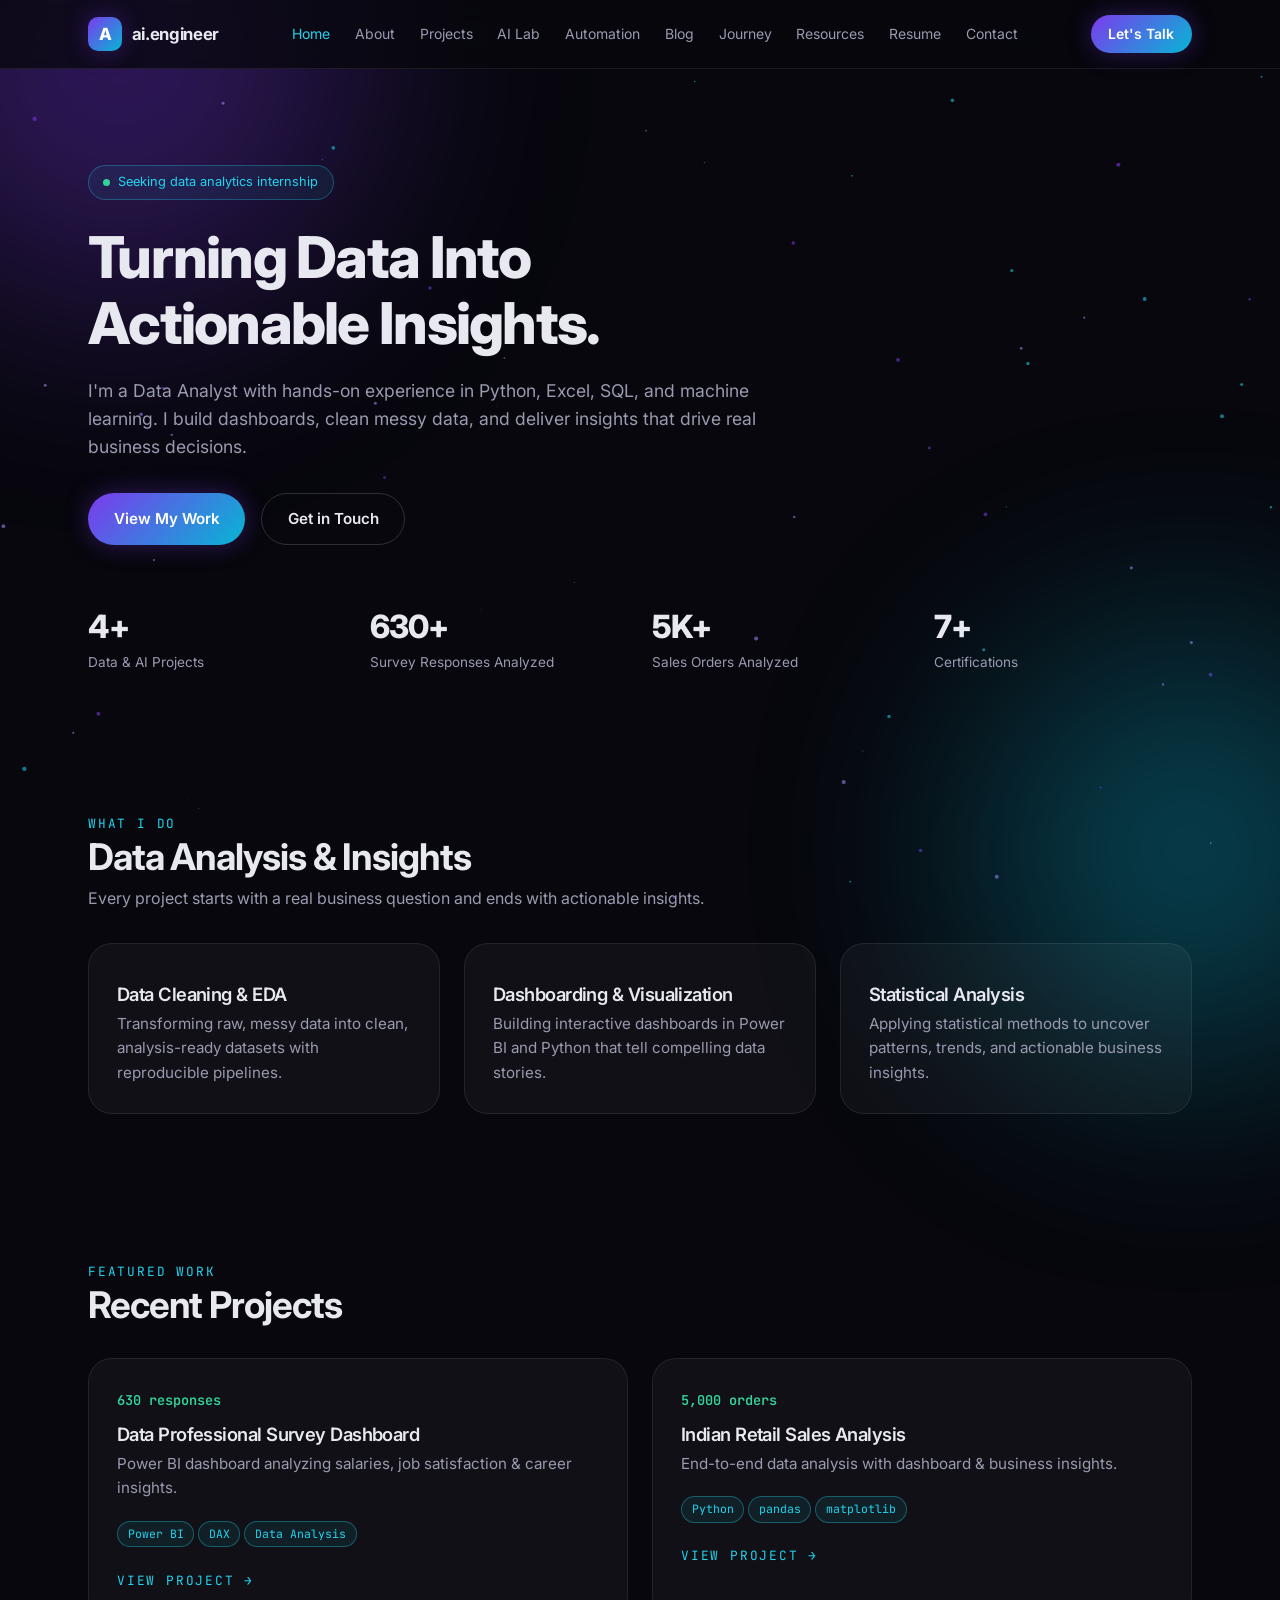
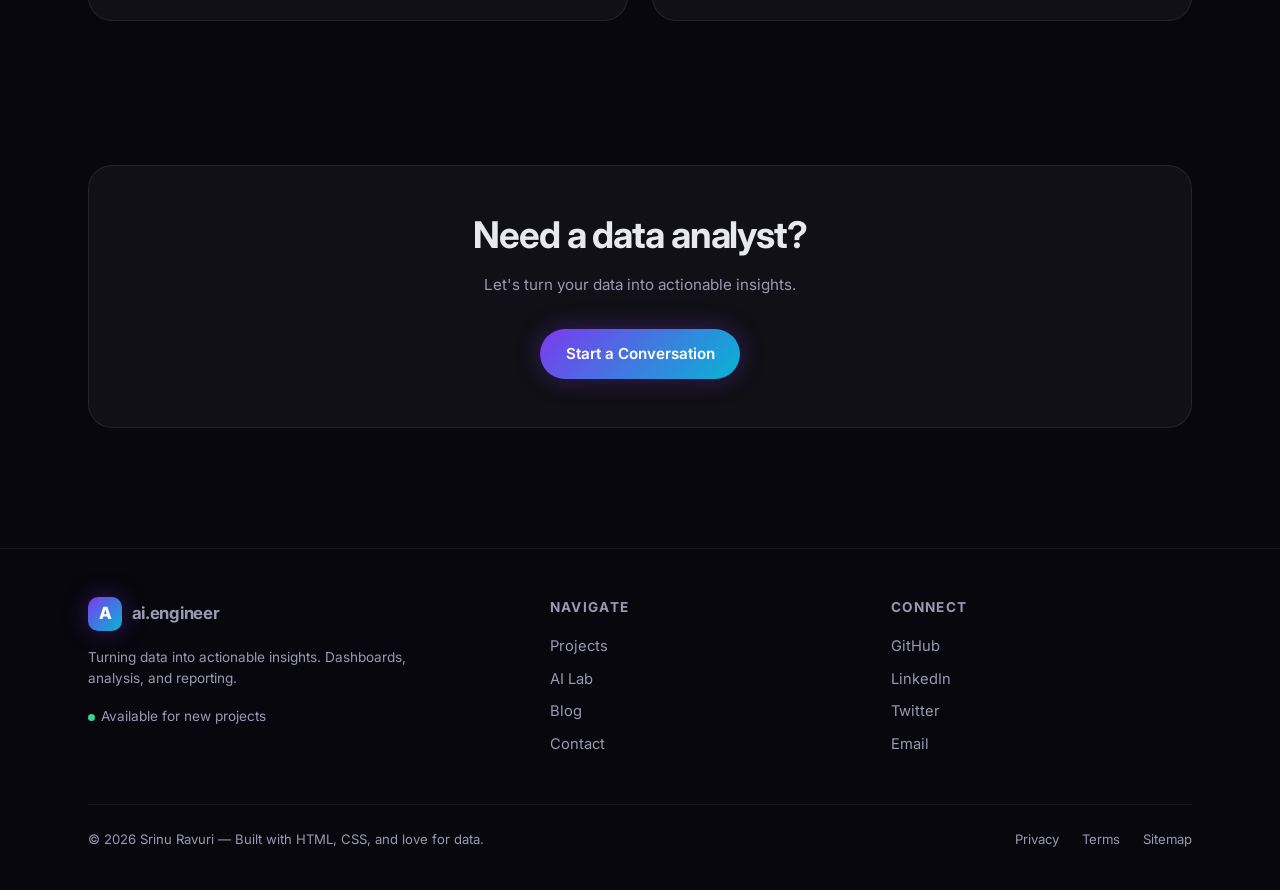
<file: index.html>
<!DOCTYPE html>
<html lang="en">
<head>
  <meta charset="UTF-8" />
  <meta name="viewport" content="width=device-width, initial-scale=1" />
  <title>Data Analyst — Srinu Ravuri | Turning Data Into Actionable Insights</title>
  <meta name="description" content="Data Analyst with hands-on experience in Python, Excel, SQL, and machine learning. Building dashboards, cleaning data, and delivering actionable insights." />
  <meta name="keywords" content="Data Analyst, Python, SQL, Excel, Power BI, Machine Learning, Data Analysis" />
  <meta property="og:title" content="Data Analyst — Srinu Ravuri" />
  <meta property="og:description" content="Data Analyst with hands-on experience in Python, Excel, SQL, and machine learning. Building dashboards and delivering actionable insights." />
  <meta property="og:type" content="website" />
  <meta name="twitter:card" content="summary_large_image" />
  <link rel="icon" href="favicon.svg" type="image/svg+xml" />
  <link rel="preconnect" href="https://fonts.googleapis.com" />
  <link rel="preconnect" href="https://fonts.gstatic.com" crossorigin />
  <link href="https://fonts.googleapis.com/css2?family=Inter:wght@300;400;500;600;700;800;900&family=JetBrains+Mono:wght@400;500;600&display=swap" rel="stylesheet" />
  <link rel="stylesheet" href="assets/css/styles.css" />
  <script type="application/ld+json">
  {
    "@context": "https://schema.org",
    "@type": "Person",
    "name": "Srinu Ravuri",
    "jobTitle": "Data Analyst",
    "description": "Data Analyst with hands-on experience in Python, Excel, SQL, and machine learning. Building dashboards and delivering actionable insights.",
    "email": "mailto:ravurisrinu989@gmail.com"
  }
  </script>
</head>
<body>
  <canvas id="particles" aria-hidden="true"></canvas>

  <header class="site-header">
    <div class="nav-wrap">
      <a class="brand" href="index.html">
        <span class="brand-badge">A</span>
        <span>ai.engineer</span>
      </a>
      <nav aria-label="Main navigation">
        <ul class="nav-links">
          <li><a href="index.html">Home</a></li>
          <li><a href="about.html">About</a></li>
          <li><a href="projects.html">Projects</a></li>
          <li><a href="ai-lab.html">AI Lab</a></li>
          <li><a href="automation.html">Automation</a></li>
          <li><a href="blog.html">Blog</a></li>
          <li><a href="journey.html">Journey</a></li>
          <li><a href="resources.html">Resources</a></li>
          <li><a href="resume.html">Resume</a></li>
          <li><a href="contact.html">Contact</a></li>
        </ul>
      </nav>
      <div class="nav-cta-wrap"><a class="nav-cta" href="contact.html">Let's Talk</a></div>
      <button class="nav-toggle" aria-label="Toggle menu">&#9776;</button>
    </div>
  </header>

  <nav class="mobile-menu" aria-label="Mobile navigation">
    <a href="index.html">Home</a>
    <a href="about.html">About</a>
    <a href="projects.html">Projects</a>
    <a href="ai-lab.html">AI Lab</a>
    <a href="automation.html">Automation</a>
    <a href="blog.html">Blog</a>
    <a href="journey.html">Journey</a>
    <a href="resources.html">Resources</a>
    <a href="resume.html">Resume</a>
    <a href="contact.html">Contact</a>
  </nav>

  <main>
    <section class="hero">
      <div class="container">
        <span class="hero-badge"><span class="dot"></span> Seeking data analytics internship</span>
        <h1>Turning Data Into<br />Actionable Insights.</h1>
        <p class="lead">I'm a Data Analyst with hands-on experience in Python, Excel, SQL, and machine learning. I build dashboards, clean messy data, and deliver insights that drive real business decisions.</p>
        <div class="hero-actions">
          <a class="btn btn-primary" href="projects.html">View My Work</a>
          <a class="btn btn-ghost" href="contact.html">Get in Touch</a>
        </div>
        <div class="stats">
          <div class="stat"><h3>4+</h3><p>Data &amp; AI Projects</p></div>
          <div class="stat"><h3>630+</h3><p>Survey Responses Analyzed</p></div>
          <div class="stat"><h3>5K+</h3><p>Sales Orders Analyzed</p></div>
          <div class="stat"><h3>7+</h3><p>Certifications</p></div>
        </div>
      </div>
    </section>

    <section>
      <div class="container">
        <span class="section-label">What I Do</span>
        <h2>Data Analysis &amp; Insights</h2>
        <p class="sub" style="margin-bottom:2rem">Every project starts with a real business question and ends with actionable insights.</p>
        <div class="grid-3">
          <div class="card">
            <h3>Data Cleaning &amp; EDA</h3>
            <p>Transforming raw, messy data into clean, analysis-ready datasets with reproducible pipelines.</p>
          </div>
          <div class="card">
            <h3>Dashboarding &amp; Visualization</h3>
            <p>Building interactive dashboards in Power BI and Python that tell compelling data stories.</p>
          </div>
          <div class="card">
            <h3>Statistical Analysis</h3>
            <p>Applying statistical methods to uncover patterns, trends, and actionable business insights.</p>
          </div>
        </div>
      </div>
    </section>

    <section>
      <div class="container">
        <span class="section-label">Featured Work</span>
        <h2>Recent Projects</h2>
        <div class="grid-2" style="margin-top:2rem">
          <a class="card card-link" href="projects.html">
            <span class="metric">630 responses</span>
            <h3>Data Professional Survey Dashboard</h3>
            <p>Power BI dashboard analyzing salaries, job satisfaction &amp; career insights.</p>
            <div class="tag-row"><span class="tag">Power BI</span><span class="tag">DAX</span><span class="tag">Data Analysis</span></div>
            <div style="margin-top:1.2rem"><span class="section-label" style="margin-bottom:0">View project &rarr;</span></div>
          </a>
          <a class="card card-link" href="projects.html">
            <span class="metric">5,000 orders</span>
            <h3>Indian Retail Sales Analysis</h3>
            <p>End-to-end data analysis with dashboard &amp; business insights.</p>
            <div class="tag-row"><span class="tag">Python</span><span class="tag">pandas</span><span class="tag">matplotlib</span></div>
            <div style="margin-top:1.2rem"><span class="section-label" style="margin-bottom:0">View project &rarr;</span></div>
          </a>
        </div>
      </div>
    </section>

    <section>
      <div class="container">
        <div class="card" style="text-align:center; padding:3rem 2rem">
          <h2>Need a data analyst?</h2>
          <p class="lead" style="margin:1rem auto 2rem">Let's turn your data into actionable insights.</p>
          <a class="btn btn-primary" href="contact.html">Start a Conversation</a>
        </div>
      </div>
    </section>
  </main>

  <footer class="site-footer">
    <div class="container">
      <div class="footer-grid">
        <div>
          <a class="brand" href="index.html"><span class="brand-badge">A</span><span>ai.engineer</span></a>
          <p class="footer-note" style="margin-top:1rem">Turning data into actionable insights. Dashboards, analysis, and reporting.</p>
          <p class="footer-note"><span class="dot" style="display:inline-block;margin-right:0.4rem"></span>Available for new projects</p>
        </div>
        <div>
          <h4>Navigate</h4>
          <ul>
            <li><a href="projects.html">Projects</a></li>
            <li><a href="ai-lab.html">AI Lab</a></li>
            <li><a href="blog.html">Blog</a></li>
            <li><a href="contact.html">Contact</a></li>
          </ul>
        </div>
        <div>
          <h4>Connect</h4>
          <ul>
            <li><a href="https://github.com/Srinuravuri" target="_blank" rel="noopener">GitHub</a></li>
            <li><a href="https://www.linkedin.com/in/srinu-ravuri-84722b290" target="_blank" rel="noopener">LinkedIn</a></li>
            <li><a href="https://x.com/srinuravuri" target="_blank" rel="noopener">Twitter</a></li>
            <li><a href="mailto:ravurisrinu989@gmail.com">Email</a></li>
          </ul>
        </div>
      </div>
      <div class="footer-bottom">
        <span>&copy; <span data-year>2026</span> Srinu Ravuri — Built with HTML, CSS, and love for data.</span>
        <span class="footer-bottom-links">
          <a href="privacy.html">Privacy</a>
          <a href="terms.html">Terms</a>
          <a href="sitemap.html">Sitemap</a>
        </span>
      </div>
    </div>
  </footer>

  <script src="assets/js/data.js"></script>
  <script src="assets/js/main.js"></script>
</body>
</html>
</file>
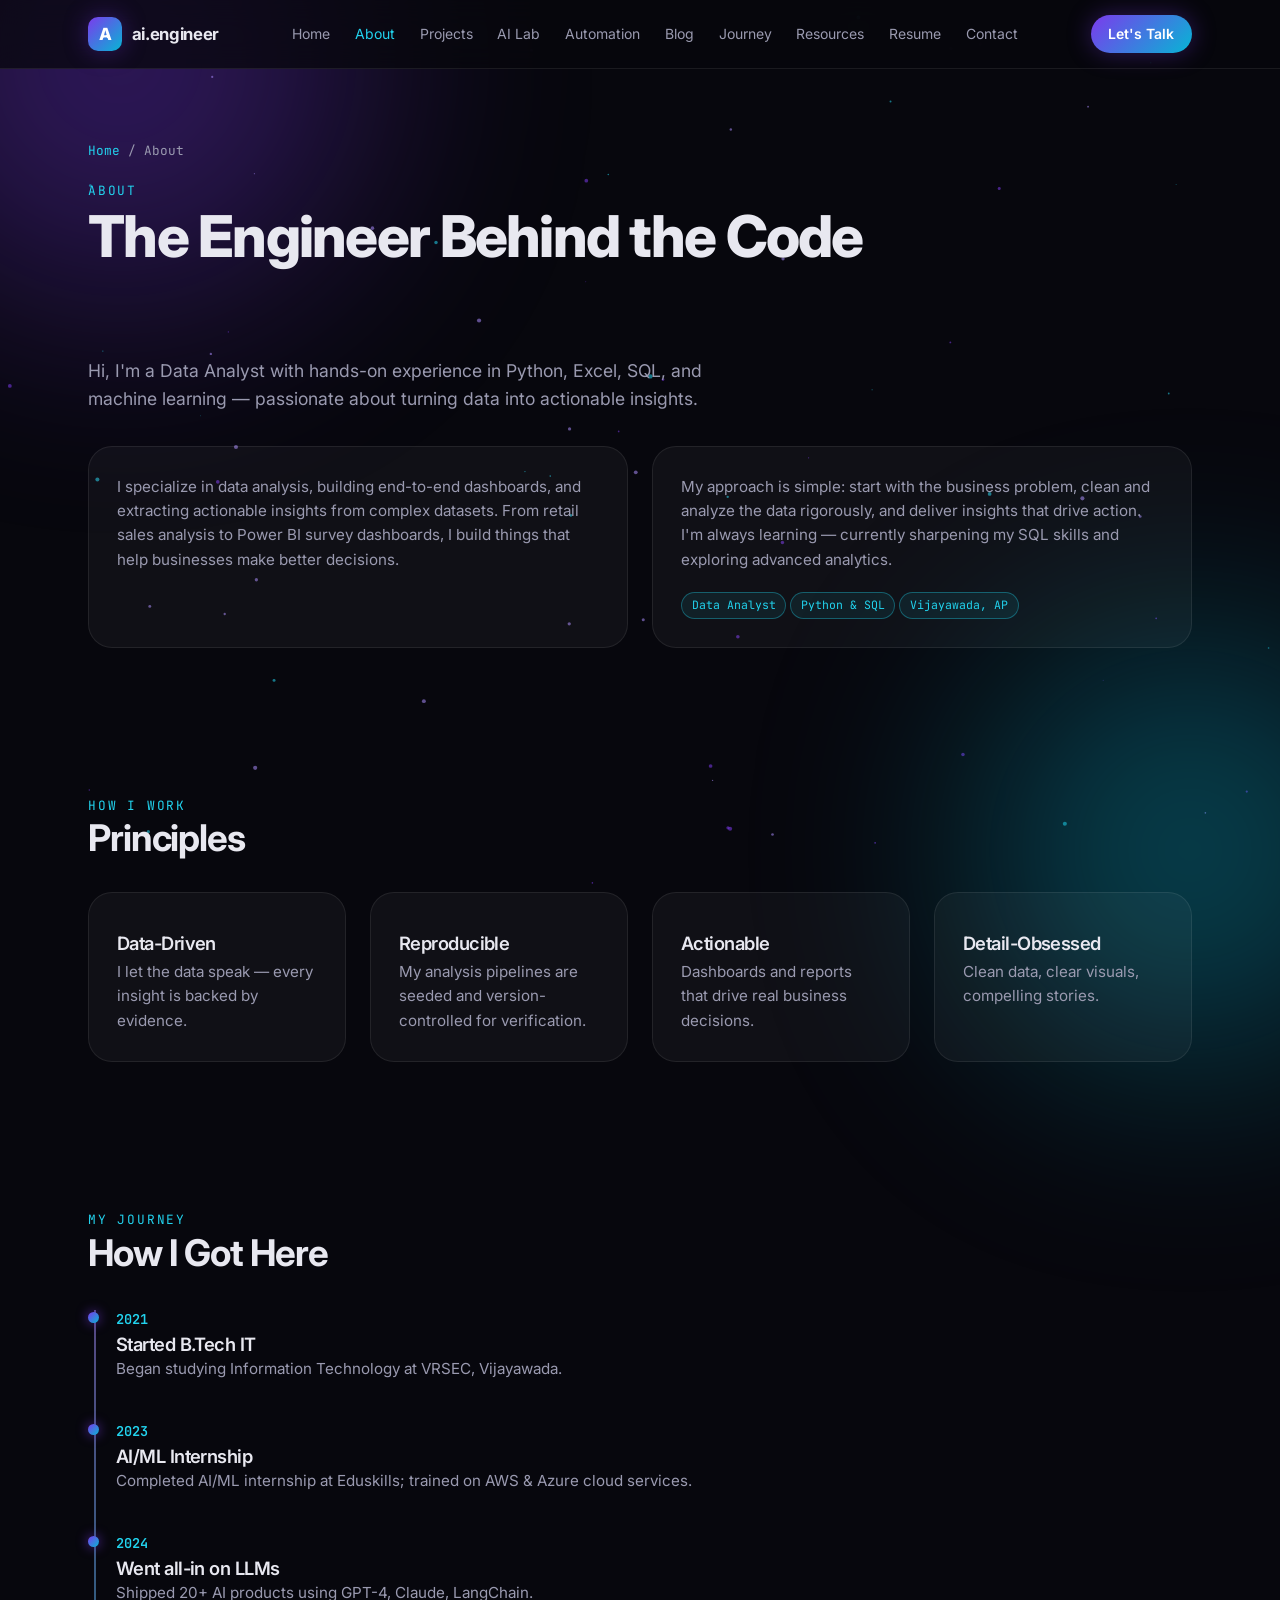
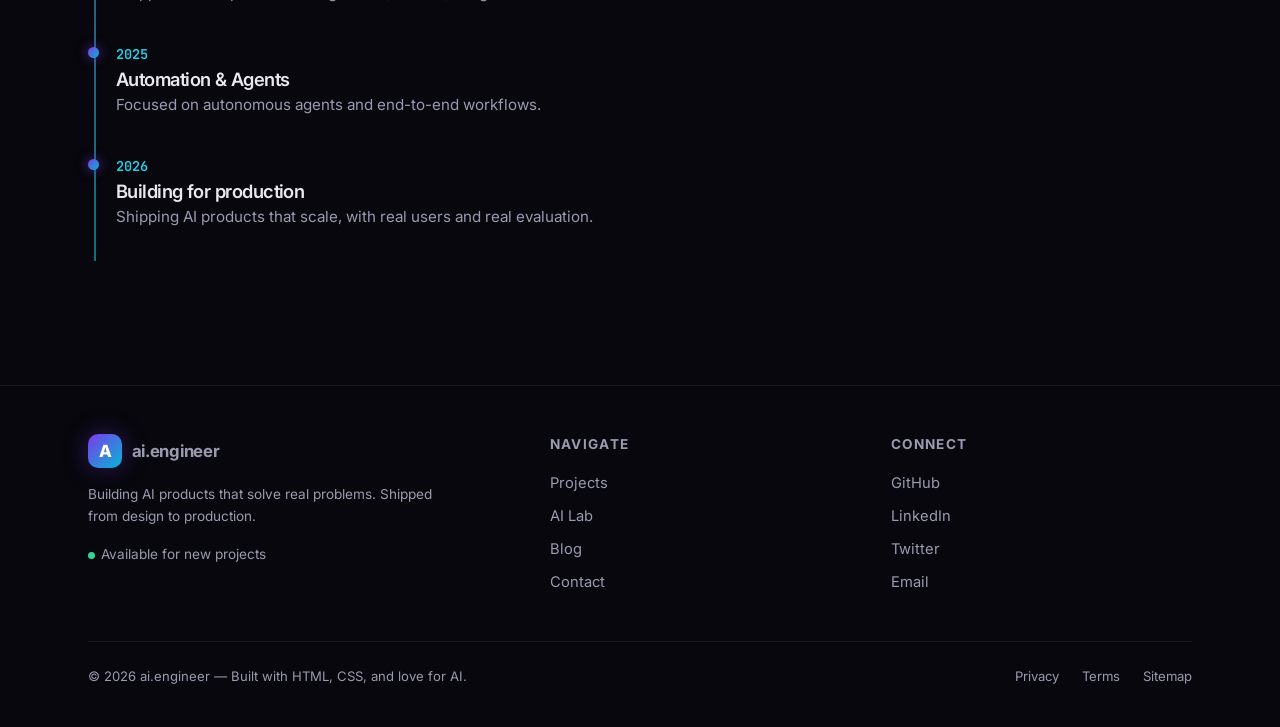
<file: about.html>
<!DOCTYPE html>
<html lang="en">
<head>
  <meta charset="UTF-8" />
  <meta name="viewport" content="width=device-width, initial-scale=1" />
  <title>About — AI Engineer | ai.engineer</title>
  <meta name="description" content="About Srinu Ravuri — an AI Engineer who ships production LLM products: RAG systems, autonomous agents, and automation workflows." />
  <meta property="og:title" content="About — AI Engineer | ai.engineer" />
  <meta property="og:description" content="The engineer behind the code — shipping AI products that work in production, not demos." />
  <link rel="icon" href="favicon.svg" type="image/svg+xml" />
  <link rel="preconnect" href="https://fonts.googleapis.com" />
  <link rel="preconnect" href="https://fonts.gstatic.com" crossorigin />
  <link href="https://fonts.googleapis.com/css2?family=Inter:wght@300;400;500;600;700;800;900&family=JetBrains+Mono:wght@400;500;600&display=swap" rel="stylesheet" />
  <link rel="stylesheet" href="assets/css/styles.css" />
</head>
<body>
  <canvas id="particles" aria-hidden="true"></canvas>

  <header class="site-header">
    <div class="nav-wrap">
      <a class="brand" href="index.html">
        <span class="brand-badge">A</span>
        <span>ai.engineer</span>
      </a>
      <nav aria-label="Main navigation">
        <ul class="nav-links">
          <li><a href="index.html">Home</a></li>
          <li><a href="about.html">About</a></li>
          <li><a href="projects.html">Projects</a></li>
          <li><a href="ai-lab.html">AI Lab</a></li>
          <li><a href="automation.html">Automation</a></li>
          <li><a href="blog.html">Blog</a></li>
          <li><a href="journey.html">Journey</a></li>
          <li><a href="resources.html">Resources</a></li>
          <li><a href="resume.html">Resume</a></li>
          <li><a href="contact.html">Contact</a></li>
        </ul>
      </nav>
      <div class="nav-cta-wrap"><a class="nav-cta" href="contact.html">Let's Talk</a></div>
      <button class="nav-toggle" aria-label="Toggle menu">&#9776;</button>
    </div>
  </header>

  <nav class="mobile-menu" aria-label="Mobile navigation">
    <a href="index.html">Home</a>
    <a href="about.html">About</a>
    <a href="projects.html">Projects</a>
    <a href="ai-lab.html">AI Lab</a>
    <a href="automation.html">Automation</a>
    <a href="blog.html">Blog</a>
    <a href="journey.html">Journey</a>
    <a href="resources.html">Resources</a>
    <a href="resume.html">Resume</a>
    <a href="contact.html">Contact</a>
  </nav>

  <main>
    <div class="page-head">
      <div class="container">
        <p class="breadcrumb"><a href="index.html">Home</a> / About</p>
        <span class="section-label">About</span>
        <h1>The Engineer Behind the Code</h1>
      </div>
    </div>

    <section>
      <div class="container">
        <p class="lead">Hi, I'm a Data Analyst with hands-on experience in Python, Excel, SQL, and machine learning — passionate about turning data into actionable insights.</p>
        <div class="grid-2" style="margin-top:2rem">
          <div class="card">
            <p>I specialize in data analysis, building end-to-end dashboards, and extracting actionable insights from complex datasets. From retail sales analysis to Power BI survey dashboards, I build things that help businesses make better decisions.</p>
          </div>
          <div class="card">
            <p>My approach is simple: start with the business problem, clean and analyze the data rigorously, and deliver insights that drive action. I'm always learning — currently sharpening my SQL skills and exploring advanced analytics.</p>
            <div class="tag-row">
              <span class="tag">Data Analyst</span>
              <span class="tag">Python &amp; SQL</span>
              <span class="tag">Vijayawada, AP</span>
            </div>
          </div>
        </div>
      </div>
    </section>

    <section>
      <div class="container">
        <span class="section-label">How I Work</span>
        <h2>Principles</h2>
        <div class="grid-4" style="margin-top:2rem">
          <div class="card"><h3>Data-Driven</h3><p>I let the data speak — every insight is backed by evidence.</p></div>
          <div class="card"><h3>Reproducible</h3><p>My analysis pipelines are seeded and version-controlled for verification.</p></div>
          <div class="card"><h3>Actionable</h3><p> Dashboards and reports that drive real business decisions.</p></div>
          <div class="card"><h3>Detail-Obsessed</h3><p>Clean data, clear visuals, compelling stories.</p></div>
        </div>
      </div>
    </section>

    <section>
      <div class="container">
        <span class="section-label">My Journey</span>
        <h2>How I Got Here</h2>
        <div class="timeline" style="margin-top:2rem">
          <div class="timeline-item">
            <span class="timeline-year">2021</span>
            <h3>Started B.Tech IT</h3>
            <p>Began studying Information Technology at VRSEC, Vijayawada.</p>
          </div>
          <div class="timeline-item">
            <span class="timeline-year">2023</span>
            <h3>AI/ML Internship</h3>
            <p>Completed AI/ML internship at Eduskills; trained on AWS &amp; Azure cloud services.</p>
          </div>
          <div class="timeline-item">
            <span class="timeline-year">2024</span>
            <h3>Went all-in on LLMs</h3>
            <p>Shipped 20+ AI products using GPT-4, Claude, LangChain.</p>
          </div>
          <div class="timeline-item">
            <span class="timeline-year">2025</span>
            <h3>Automation &amp; Agents</h3>
            <p>Focused on autonomous agents and end-to-end workflows.</p>
          </div>
          <div class="timeline-item">
            <span class="timeline-year">2026</span>
            <h3>Building for production</h3>
            <p>Shipping AI products that scale, with real users and real evaluation.</p>
          </div>
        </div>
      </div>
    </section>
  </main>

  <footer class="site-footer">
    <div class="container">
      <div class="footer-grid">
        <div>
          <a class="brand" href="index.html"><span class="brand-badge">A</span><span>ai.engineer</span></a>
          <p class="footer-note" style="margin-top:1rem">Building AI products that solve real problems. Shipped from design to production.</p>
          <p class="footer-note"><span class="dot" style="display:inline-block;margin-right:0.4rem"></span>Available for new projects</p>
        </div>
        <div>
          <h4>Navigate</h4>
          <ul>
            <li><a href="projects.html">Projects</a></li>
            <li><a href="ai-lab.html">AI Lab</a></li>
            <li><a href="blog.html">Blog</a></li>
            <li><a href="contact.html">Contact</a></li>
          </ul>
        </div>
        <div>
          <h4>Connect</h4>
          <ul>
            <li><a href="https://github.com/Srinuravuri" target="_blank" rel="noopener">GitHub</a></li>
            <li><a href="https://www.linkedin.com/in/srinu-ravuri-84722b290" target="_blank" rel="noopener">LinkedIn</a></li>
            <li><a href="https://x.com/srinuravuri" target="_blank" rel="noopener">Twitter</a></li>
            <li><a href="mailto:ravurisrinu989@gmail.com">Email</a></li>
          </ul>
        </div>
      </div>
      <div class="footer-bottom">
        <span>&copy; <span data-year>2026</span> ai.engineer — Built with HTML, CSS, and love for AI.</span>
        <span class="footer-bottom-links">
          <a href="privacy.html">Privacy</a>
          <a href="terms.html">Terms</a>
          <a href="sitemap.html">Sitemap</a>
        </span>
      </div>
    </div>
  </footer>

  <script src="assets/js/data.js"></script>
  <script src="assets/js/main.js"></script>
</body>
</html>
</file>
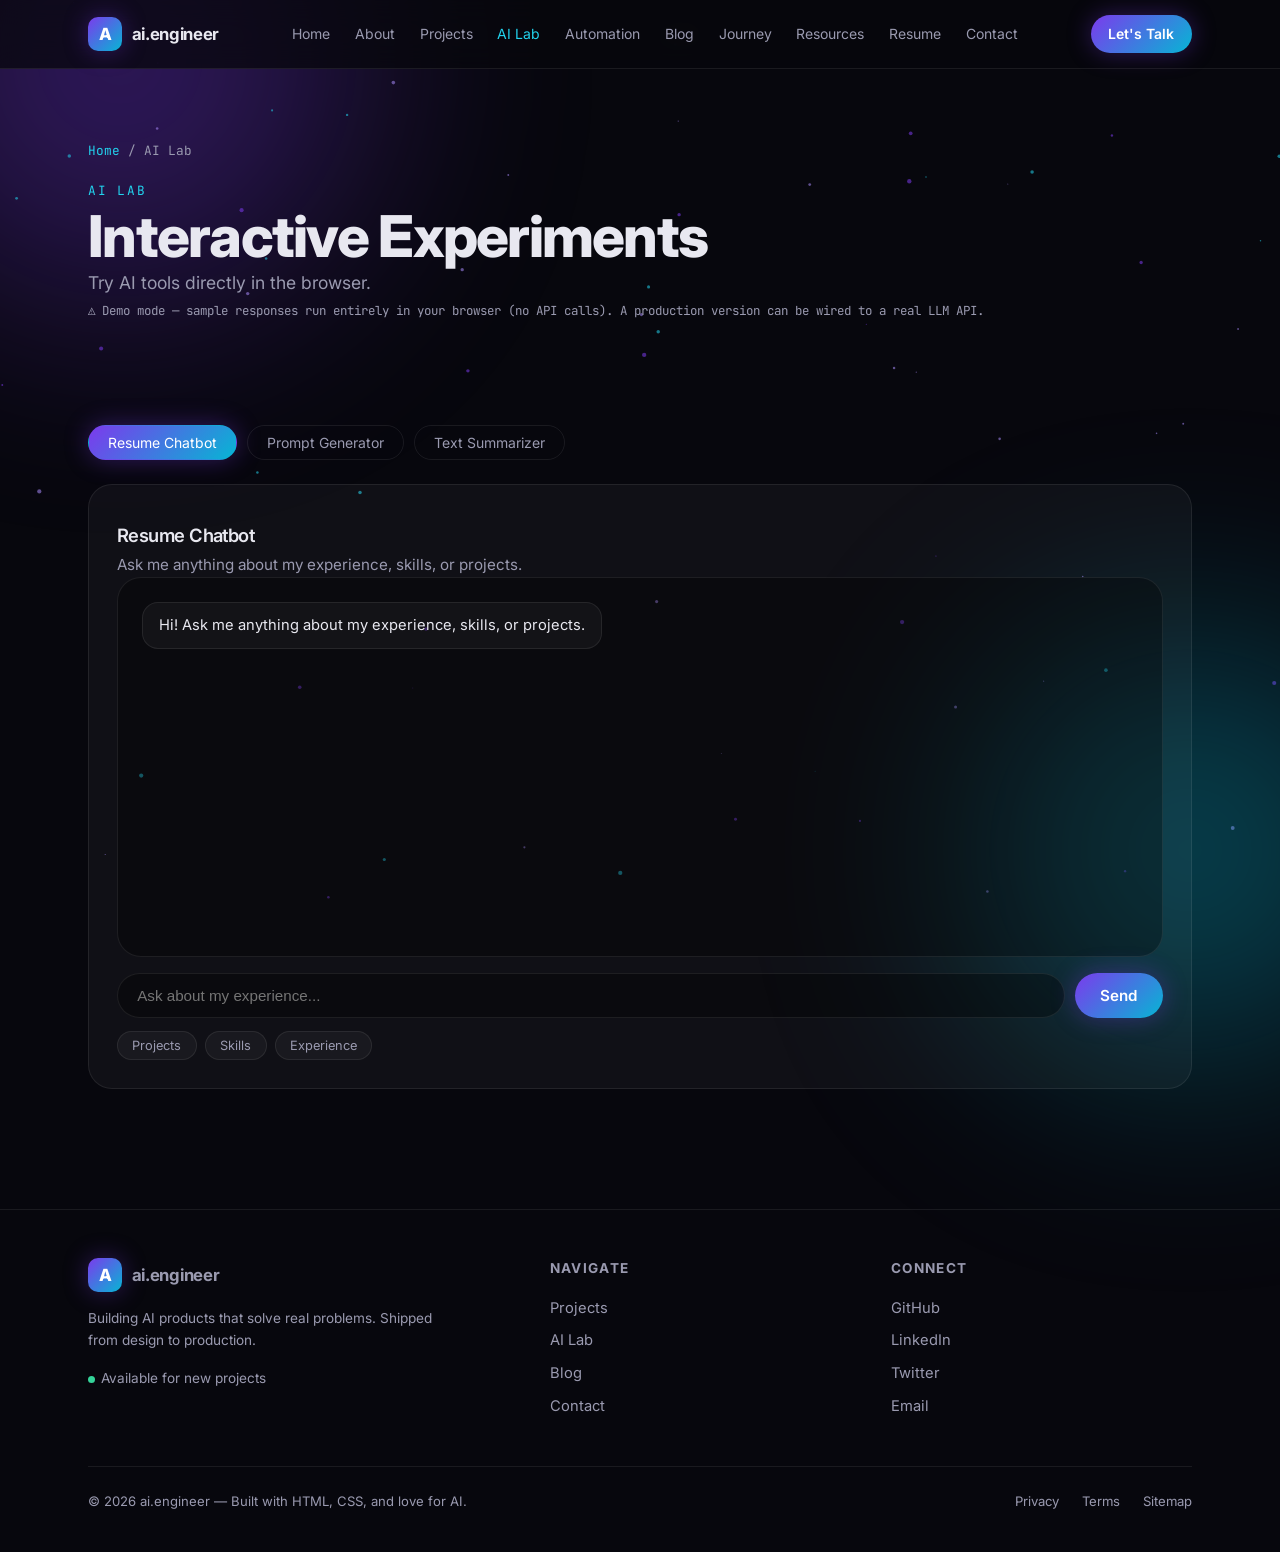
<file: ai-lab.html>
<!DOCTYPE html>
<html lang="en">
<head>
  <meta charset="UTF-8" />
  <meta name="viewport" content="width=device-width, initial-scale=1" />
  <title>AI Lab — Interactive Experiments | ai.engineer</title>
  <meta name="description" content="Interactive AI experiments: resume chatbot, prompt generator, and text summarizer. Try them live." />
  <meta property="og:title" content="AI Lab — Interactive Experiments | ai.engineer" />
  <meta property="og:description" content="Interactive AI experiments running in the browser." />
  <link rel="icon" href="favicon.svg" type="image/svg+xml" />
  <link rel="preconnect" href="https://fonts.googleapis.com" />
  <link rel="preconnect" href="https://fonts.gstatic.com" crossorigin />
  <link href="https://fonts.googleapis.com/css2?family=Inter:wght@300;400;500;600;700;800;900&family=JetBrains+Mono:wght@400;500;600&display=swap" rel="stylesheet" />
  <link rel="stylesheet" href="assets/css/styles.css" />
</head>
<body>
  <canvas id="particles" aria-hidden="true"></canvas>

  <header class="site-header">
    <div class="nav-wrap">
      <a class="brand" href="index.html">
        <span class="brand-badge">A</span>
        <span>ai.engineer</span>
      </a>
      <nav aria-label="Main navigation">
        <ul class="nav-links">
          <li><a href="index.html">Home</a></li>
          <li><a href="about.html">About</a></li>
          <li><a href="projects.html">Projects</a></li>
          <li><a href="ai-lab.html">AI Lab</a></li>
          <li><a href="automation.html">Automation</a></li>
          <li><a href="blog.html">Blog</a></li>
          <li><a href="journey.html">Journey</a></li>
          <li><a href="resources.html">Resources</a></li>
          <li><a href="resume.html">Resume</a></li>
          <li><a href="contact.html">Contact</a></li>
        </ul>
      </nav>
      <div class="nav-cta-wrap"><a class="nav-cta" href="contact.html">Let's Talk</a></div>
      <button class="nav-toggle" aria-label="Toggle menu">&#9776;</button>
    </div>
  </header>

  <nav class="mobile-menu" aria-label="Mobile navigation">
    <a href="index.html">Home</a>
    <a href="about.html">About</a>
    <a href="projects.html">Projects</a>
    <a href="ai-lab.html">AI Lab</a>
    <a href="automation.html">Automation</a>
    <a href="blog.html">Blog</a>
    <a href="journey.html">Journey</a>
    <a href="resources.html">Resources</a>
    <a href="resume.html">Resume</a>
    <a href="contact.html">Contact</a>
  </nav>

  <main>
    <div class="page-head">
      <div class="container">
        <p class="breadcrumb"><a href="index.html">Home</a> / AI Lab</p>
        <span class="section-label">AI Lab</span>
        <h1>Interactive Experiments</h1>
        <p class="lead">Try AI tools directly in the browser.</p>
        <p class="demo-note">&#9888; Demo mode — sample responses run entirely in your browser (no API calls). A production version can be wired to a real LLM API.</p>
      </div>
    </div>

    <section>
      <div class="container">
        <div class="segmented" id="lab-tabs" role="tablist" aria-label="AI Lab tools">
          <button class="active" data-tool="chatbot" role="tab" aria-selected="true">Resume Chatbot</button>
          <button data-tool="prompt" role="tab" aria-selected="false">Prompt Generator</button>
          <button data-tool="summary" role="tab" aria-selected="false">Text Summarizer</button>
        </div>

        <!-- Chatbot -->
        <div class="card" id="panel-chatbot" data-panel="chatbot">
          <h3>Resume Chatbot</h3>
          <p class="sub">Ask me anything about my experience, skills, or projects.</p>
          <div class="chat-box" id="chat-box" aria-live="polite">
            <div class="msg bot">Hi! Ask me anything about my experience, skills, or projects.</div>
          </div>
          <div class="chat-input-row">
            <input id="chat-input" type="text" placeholder="Ask about my experience..." aria-label="Ask the chatbot" />
            <button class="btn btn-primary" id="chat-send">Send</button>
          </div>
          <div class="chat-quick">
            <button data-q="What projects have you shipped?">Projects</button>
            <button data-q="What are your skills?">Skills</button>
            <button data-q="Tell me about your experience">Experience</button>
          </div>
        </div>

        <!-- Prompt generator -->
        <div class="card" id="panel-prompt" data-panel="prompt" style="display:none">
          <h3>Prompt Generator</h3>
          <p class="sub">Pick a task — get a production-grade prompt template.</p>
          <div class="segmented" style="margin-top:1rem">
            <button data-prompt="rag" class="active">RAG Q&amp;A</button>
            <button data-prompt="agent">Agent Task</button>
            <button data-prompt="summarize">Summarizer</button>
          </div>
          <textarea class="tool-output" id="prompt-output" readonly rows="10"></textarea>
          <button class="btn btn-ghost" id="prompt-copy" style="margin-top:1rem">Copy to clipboard</button>
        </div>

        <!-- Summarizer -->
        <div class="card" id="panel-summary" data-panel="summary" style="display:none">
          <h3>Text Summarizer</h3>
          <p class="sub">Paste text — get an extractive summary (first sentences weighted by keyword score).</p>
          <div class="form-group" style="margin-top:1rem">
            <label for="summary-input">Source text</label>
            <textarea id="summary-input" rows="8" placeholder="Paste a paragraph or article here..."></textarea>
          </div>
          <button class="btn btn-primary" id="summary-run">Summarize</button>
          <h3 style="margin-top:1.5rem">Summary</h3>
          <div class="tool-output" id="summary-output">Your summary will appear here.</div>
        </div>
      </div>
    </section>
  </main>

  <footer class="site-footer">
    <div class="container">
      <div class="footer-grid">
        <div>
          <a class="brand" href="index.html"><span class="brand-badge">A</span><span>ai.engineer</span></a>
          <p class="footer-note" style="margin-top:1rem">Building AI products that solve real problems. Shipped from design to production.</p>
          <p class="footer-note"><span class="dot" style="display:inline-block;margin-right:0.4rem"></span>Available for new projects</p>
        </div>
        <div>
          <h4>Navigate</h4>
          <ul>
            <li><a href="projects.html">Projects</a></li>
            <li><a href="ai-lab.html">AI Lab</a></li>
            <li><a href="blog.html">Blog</a></li>
            <li><a href="contact.html">Contact</a></li>
          </ul>
        </div>
        <div>
          <h4>Connect</h4>
          <ul>
            <li><a href="https://github.com/Srinuravuri" target="_blank" rel="noopener">GitHub</a></li>
            <li><a href="https://www.linkedin.com/in/srinu-ravuri-84722b290" target="_blank" rel="noopener">LinkedIn</a></li>
            <li><a href="https://x.com/srinuravuri" target="_blank" rel="noopener">Twitter</a></li>
            <li><a href="mailto:ravurisrinu989@gmail.com">Email</a></li>
          </ul>
        </div>
      </div>
      <div class="footer-bottom">
        <span>&copy; <span data-year>2026</span> ai.engineer — Built with HTML, CSS, and love for AI.</span>
        <span class="footer-bottom-links">
          <a href="privacy.html">Privacy</a>
          <a href="terms.html">Terms</a>
          <a href="sitemap.html">Sitemap</a>
        </span>
      </div>
    </div>
  </footer>

  <script src="assets/js/data.js"></script>
  <script src="assets/js/main.js"></script>
  <script src="assets/js/ai-lab.js"></script>
</body>
</html>
</file>
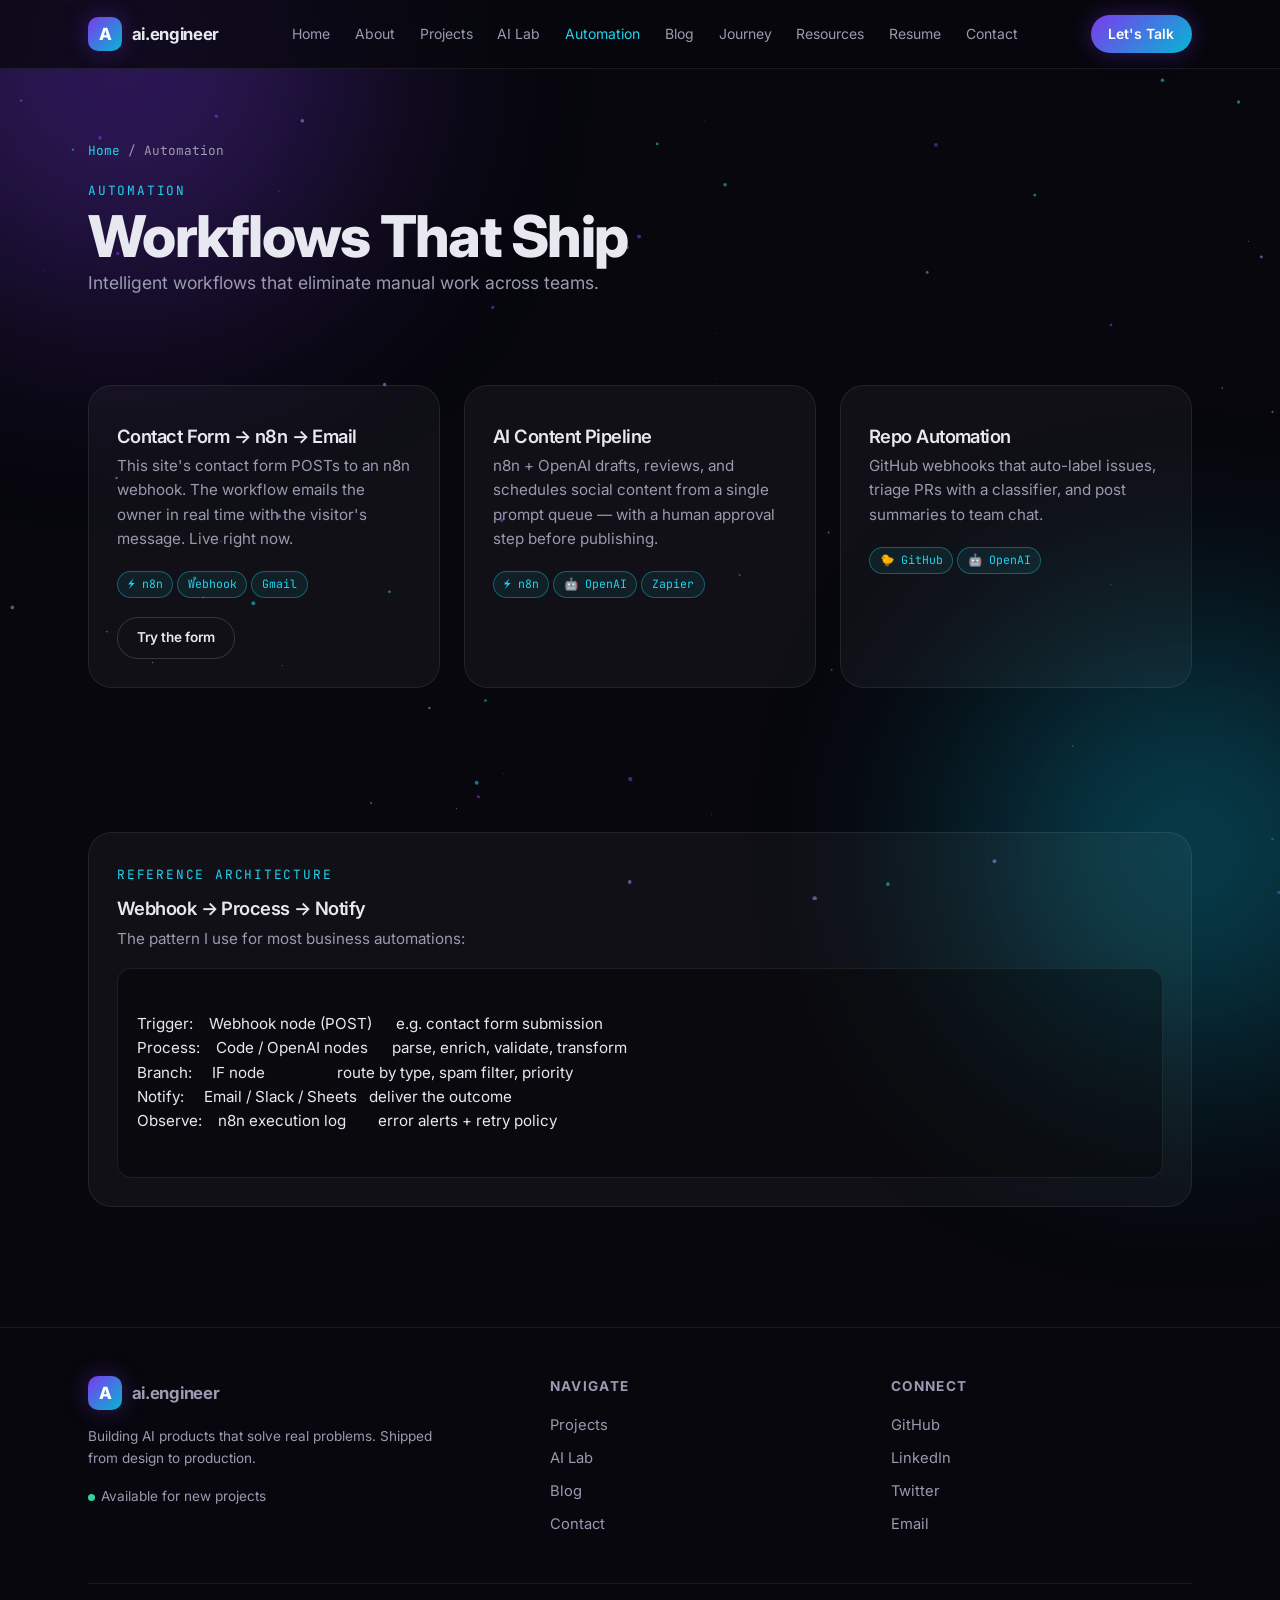
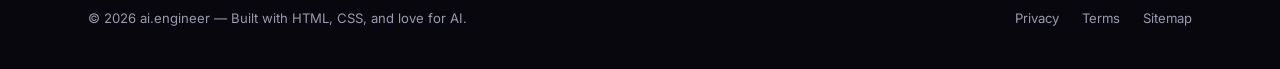
<file: automation.html>
<!DOCTYPE html>
<html lang="en">
<head>
  <meta charset="UTF-8" />
  <meta name="viewport" content="width=device-width, initial-scale=1" />
  <title>Automation — Workflows That Ship | ai.engineer</title>
  <meta name="description" content="n8n automation workflows built by Srinu Ravuri: webhook pipelines, AI content automation, and end-to-end business process automation." />
  <meta property="og:title" content="Automation — Workflows That Ship | ai.engineer" />
  <meta property="og:description" content="Designing intelligent workflows that eliminate manual work across teams." />
  <link rel="icon" href="favicon.svg" type="image/svg+xml" />
  <link rel="preconnect" href="https://fonts.googleapis.com" />
  <link rel="preconnect" href="https://fonts.gstatic.com" crossorigin />
  <link href="https://fonts.googleapis.com/css2?family=Inter:wght@300;400;500;600;700;800;900&family=JetBrains+Mono:wght@400;500;600&display=swap" rel="stylesheet" />
  <link rel="stylesheet" href="assets/css/styles.css" />
</head>
<body>
  <canvas id="particles" aria-hidden="true"></canvas>

  <header class="site-header">
    <div class="nav-wrap">
      <a class="brand" href="index.html">
        <span class="brand-badge">A</span>
        <span>ai.engineer</span>
      </a>
      <nav aria-label="Main navigation">
        <ul class="nav-links">
          <li><a href="index.html">Home</a></li>
          <li><a href="about.html">About</a></li>
          <li><a href="projects.html">Projects</a></li>
          <li><a href="ai-lab.html">AI Lab</a></li>
          <li><a href="automation.html">Automation</a></li>
          <li><a href="blog.html">Blog</a></li>
          <li><a href="journey.html">Journey</a></li>
          <li><a href="resources.html">Resources</a></li>
          <li><a href="resume.html">Resume</a></li>
          <li><a href="contact.html">Contact</a></li>
        </ul>
      </nav>
      <div class="nav-cta-wrap"><a class="nav-cta" href="contact.html">Let's Talk</a></div>
      <button class="nav-toggle" aria-label="Toggle menu">&#9776;</button>
    </div>
  </header>

  <nav class="mobile-menu" aria-label="Mobile navigation">
    <a href="index.html">Home</a>
    <a href="about.html">About</a>
    <a href="projects.html">Projects</a>
    <a href="ai-lab.html">AI Lab</a>
    <a href="automation.html">Automation</a>
    <a href="blog.html">Blog</a>
    <a href="journey.html">Journey</a>
    <a href="resources.html">Resources</a>
    <a href="resume.html">Resume</a>
    <a href="contact.html">Contact</a>
  </nav>

  <main>
    <div class="page-head">
      <div class="container">
        <p class="breadcrumb"><a href="index.html">Home</a> / Automation</p>
        <span class="section-label">Automation</span>
        <h1>Workflows That Ship</h1>
        <p class="lead">Intelligent workflows that eliminate manual work across teams.</p>
      </div>
    </div>

    <section>
      <div class="container">
        <div class="grid-3">
          <div class="card">
            <h3>Contact Form &rarr; n8n &rarr; Email</h3>
            <p>This site's contact form POSTs to an n8n webhook. The workflow emails the owner in real time with the visitor's message. Live right now.</p>
            <div class="tag-row"><span class="tag">&#9889; n8n</span><span class="tag">Webhook</span><span class="tag">Gmail</span></div>
            <div style="margin-top:1.2rem"><a class="btn btn-ghost" href="contact.html" style="padding:0.55rem 1.2rem;font-size:0.85rem">Try the form</a></div>
          </div>
          <div class="card">
            <h3>AI Content Pipeline</h3>
            <p>n8n + OpenAI drafts, reviews, and schedules social content from a single prompt queue — with a human approval step before publishing.</p>
            <div class="tag-row"><span class="tag">&#9889; n8n</span><span class="tag">&#129302; OpenAI</span><span class="tag">Zapier</span></div>
          </div>
          <div class="card">
            <h3>Repo Automation</h3>
            <p>GitHub webhooks that auto-label issues, triage PRs with a classifier, and post summaries to team chat.</p>
            <div class="tag-row"><span class="tag">&#128036; GitHub</span><span class="tag">&#129302; OpenAI</span></div>
          </div>
        </div>
      </div>
    </section>

    <section>
      <div class="container">
        <div class="card">
          <span class="section-label">Reference Architecture</span>
          <h3>Webhook &rarr; Process &rarr; Notify</h3>
          <p style="margin-top:0.5rem">The pattern I use for most business automations:</p>
          <div class="tool-output" style="margin-top:1rem">
Trigger:    Webhook node (POST)      e.g. contact form submission
Process:    Code / OpenAI nodes      parse, enrich, validate, transform
Branch:     IF node                  route by type, spam filter, priority
Notify:     Email / Slack / Sheets   deliver the outcome
Observe:    n8n execution log        error alerts + retry policy
          </div>
        </div>
      </div>
    </section>
  </main>

  <footer class="site-footer">
    <div class="container">
      <div class="footer-grid">
        <div>
          <a class="brand" href="index.html"><span class="brand-badge">A</span><span>ai.engineer</span></a>
          <p class="footer-note" style="margin-top:1rem">Building AI products that solve real problems. Shipped from design to production.</p>
          <p class="footer-note"><span class="dot" style="display:inline-block;margin-right:0.4rem"></span>Available for new projects</p>
        </div>
        <div>
          <h4>Navigate</h4>
          <ul>
            <li><a href="projects.html">Projects</a></li>
            <li><a href="ai-lab.html">AI Lab</a></li>
            <li><a href="blog.html">Blog</a></li>
            <li><a href="contact.html">Contact</a></li>
          </ul>
        </div>
        <div>
          <h4>Connect</h4>
          <ul>
            <li><a href="https://github.com/Srinuravuri" target="_blank" rel="noopener">GitHub</a></li>
            <li><a href="https://www.linkedin.com/in/srinu-ravuri-84722b290" target="_blank" rel="noopener">LinkedIn</a></li>
            <li><a href="https://x.com/srinuravuri" target="_blank" rel="noopener">Twitter</a></li>
            <li><a href="mailto:ravurisrinu989@gmail.com">Email</a></li>
          </ul>
        </div>
      </div>
      <div class="footer-bottom">
        <span>&copy; <span data-year>2026</span> ai.engineer — Built with HTML, CSS, and love for AI.</span>
        <span class="footer-bottom-links">
          <a href="privacy.html">Privacy</a>
          <a href="terms.html">Terms</a>
          <a href="sitemap.html">Sitemap</a>
        </span>
      </div>
    </div>
  </footer>

  <script src="assets/js/data.js"></script>
  <script src="assets/js/main.js"></script>
</body>
</html>
</file>
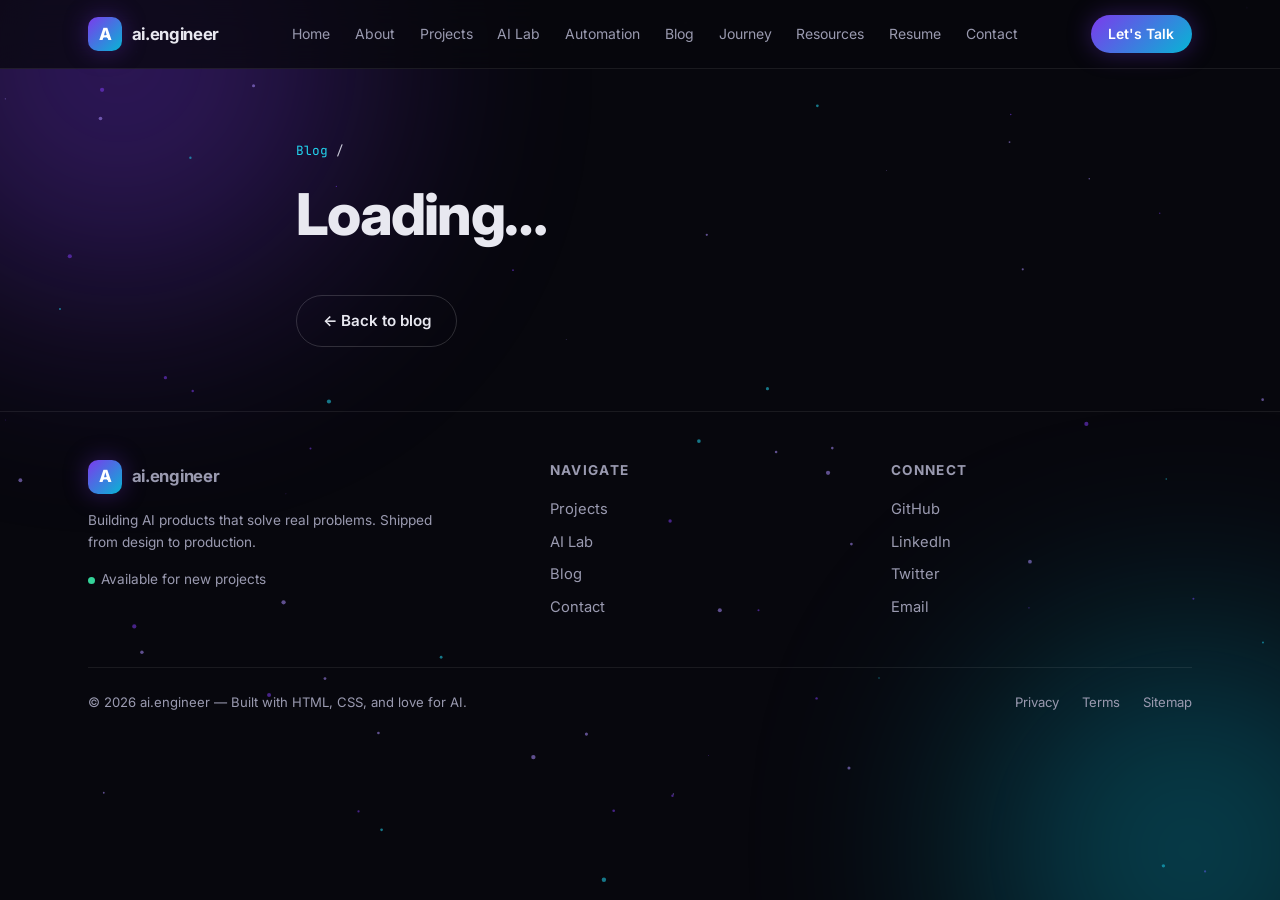
<file: blog-post.html>
<!DOCTYPE html>
<html lang="en">
<head>
  <meta charset="UTF-8" />
  <meta name="viewport" content="width=device-width, initial-scale=1" />
  <title>Article | ai.engineer</title>
  <meta name="description" content="Article from the ai.engineer blog." />
  <link rel="icon" href="favicon.svg" type="image/svg+xml" />
  <link rel="preconnect" href="https://fonts.googleapis.com" />
  <link rel="preconnect" href="https://fonts.gstatic.com" crossorigin />
  <link href="https://fonts.googleapis.com/css2?family=Inter:wght@300;400;500;600;700;800;900&family=JetBrains+Mono:wght@400;500;600&display=swap" rel="stylesheet" />
  <link rel="stylesheet" href="assets/css/styles.css" />
</head>
<body>
  <canvas id="particles" aria-hidden="true"></canvas>

  <header class="site-header">
    <div class="nav-wrap">
      <a class="brand" href="index.html">
        <span class="brand-badge">A</span>
        <span>ai.engineer</span>
      </a>
      <nav aria-label="Main navigation">
        <ul class="nav-links">
          <li><a href="index.html">Home</a></li>
          <li><a href="about.html">About</a></li>
          <li><a href="projects.html">Projects</a></li>
          <li><a href="ai-lab.html">AI Lab</a></li>
          <li><a href="automation.html">Automation</a></li>
          <li><a href="blog.html">Blog</a></li>
          <li><a href="journey.html">Journey</a></li>
          <li><a href="resources.html">Resources</a></li>
          <li><a href="resume.html">Resume</a></li>
          <li><a href="contact.html">Contact</a></li>
        </ul>
      </nav>
      <div class="nav-cta-wrap"><a class="nav-cta" href="contact.html">Let's Talk</a></div>
      <button class="nav-toggle" aria-label="Toggle menu">&#9776;</button>
    </div>
  </header>

  <nav class="mobile-menu" aria-label="Mobile navigation">
    <a href="index.html">Home</a>
    <a href="about.html">About</a>
    <a href="projects.html">Projects</a>
    <a href="ai-lab.html">AI Lab</a>
    <a href="automation.html">Automation</a>
    <a href="blog.html">Blog</a>
    <a href="journey.html">Journey</a>
    <a href="resources.html">Resources</a>
    <a href="resume.html">Resume</a>
    <a href="contact.html">Contact</a>
  </nav>

  <main>
    <div class="page-head">
      <div class="container article-body">
        <p class="breadcrumb"><a href="blog.html">Blog</a> / <span id="post-cat"></span></p>
        <h1 id="post-title" style="margin-bottom:0.6rem">Loading…</h1>
        <p class="post-meta" id="post-meta"></p>
        <div id="post-body" style="margin-top:2rem"></div>
        <div style="margin-top:3rem">
          <a class="btn btn-ghost" href="blog.html">&larr; Back to blog</a>
        </div>
      </div>
    </div>
  </main>

  <footer class="site-footer">
    <div class="container">
      <div class="footer-grid">
        <div>
          <a class="brand" href="index.html"><span class="brand-badge">A</span><span>ai.engineer</span></a>
          <p class="footer-note" style="margin-top:1rem">Building AI products that solve real problems. Shipped from design to production.</p>
          <p class="footer-note"><span class="dot" style="display:inline-block;margin-right:0.4rem"></span>Available for new projects</p>
        </div>
        <div>
          <h4>Navigate</h4>
          <ul>
            <li><a href="projects.html">Projects</a></li>
            <li><a href="ai-lab.html">AI Lab</a></li>
            <li><a href="blog.html">Blog</a></li>
            <li><a href="contact.html">Contact</a></li>
          </ul>
        </div>
        <div>
          <h4>Connect</h4>
          <ul>
            <li><a href="https://github.com/Srinuravuri" target="_blank" rel="noopener">GitHub</a></li>
            <li><a href="https://www.linkedin.com/in/srinu-ravuri-84722b290" target="_blank" rel="noopener">LinkedIn</a></li>
            <li><a href="https://x.com/srinuravuri" target="_blank" rel="noopener">Twitter</a></li>
            <li><a href="mailto:ravurisrinu989@gmail.com">Email</a></li>
          </ul>
        </div>
      </div>
      <div class="footer-bottom">
        <span>&copy; <span data-year>2026</span> ai.engineer — Built with HTML, CSS, and love for AI.</span>
        <span class="footer-bottom-links">
          <a href="privacy.html">Privacy</a>
          <a href="terms.html">Terms</a>
          <a href="sitemap.html">Sitemap</a>
        </span>
      </div>
    </div>
  </footer>

  <script src="assets/js/data.js"></script>
  <script src="assets/js/main.js"></script>
  <script src="assets/js/blog.js"></script>
</body>
</html>
</file>
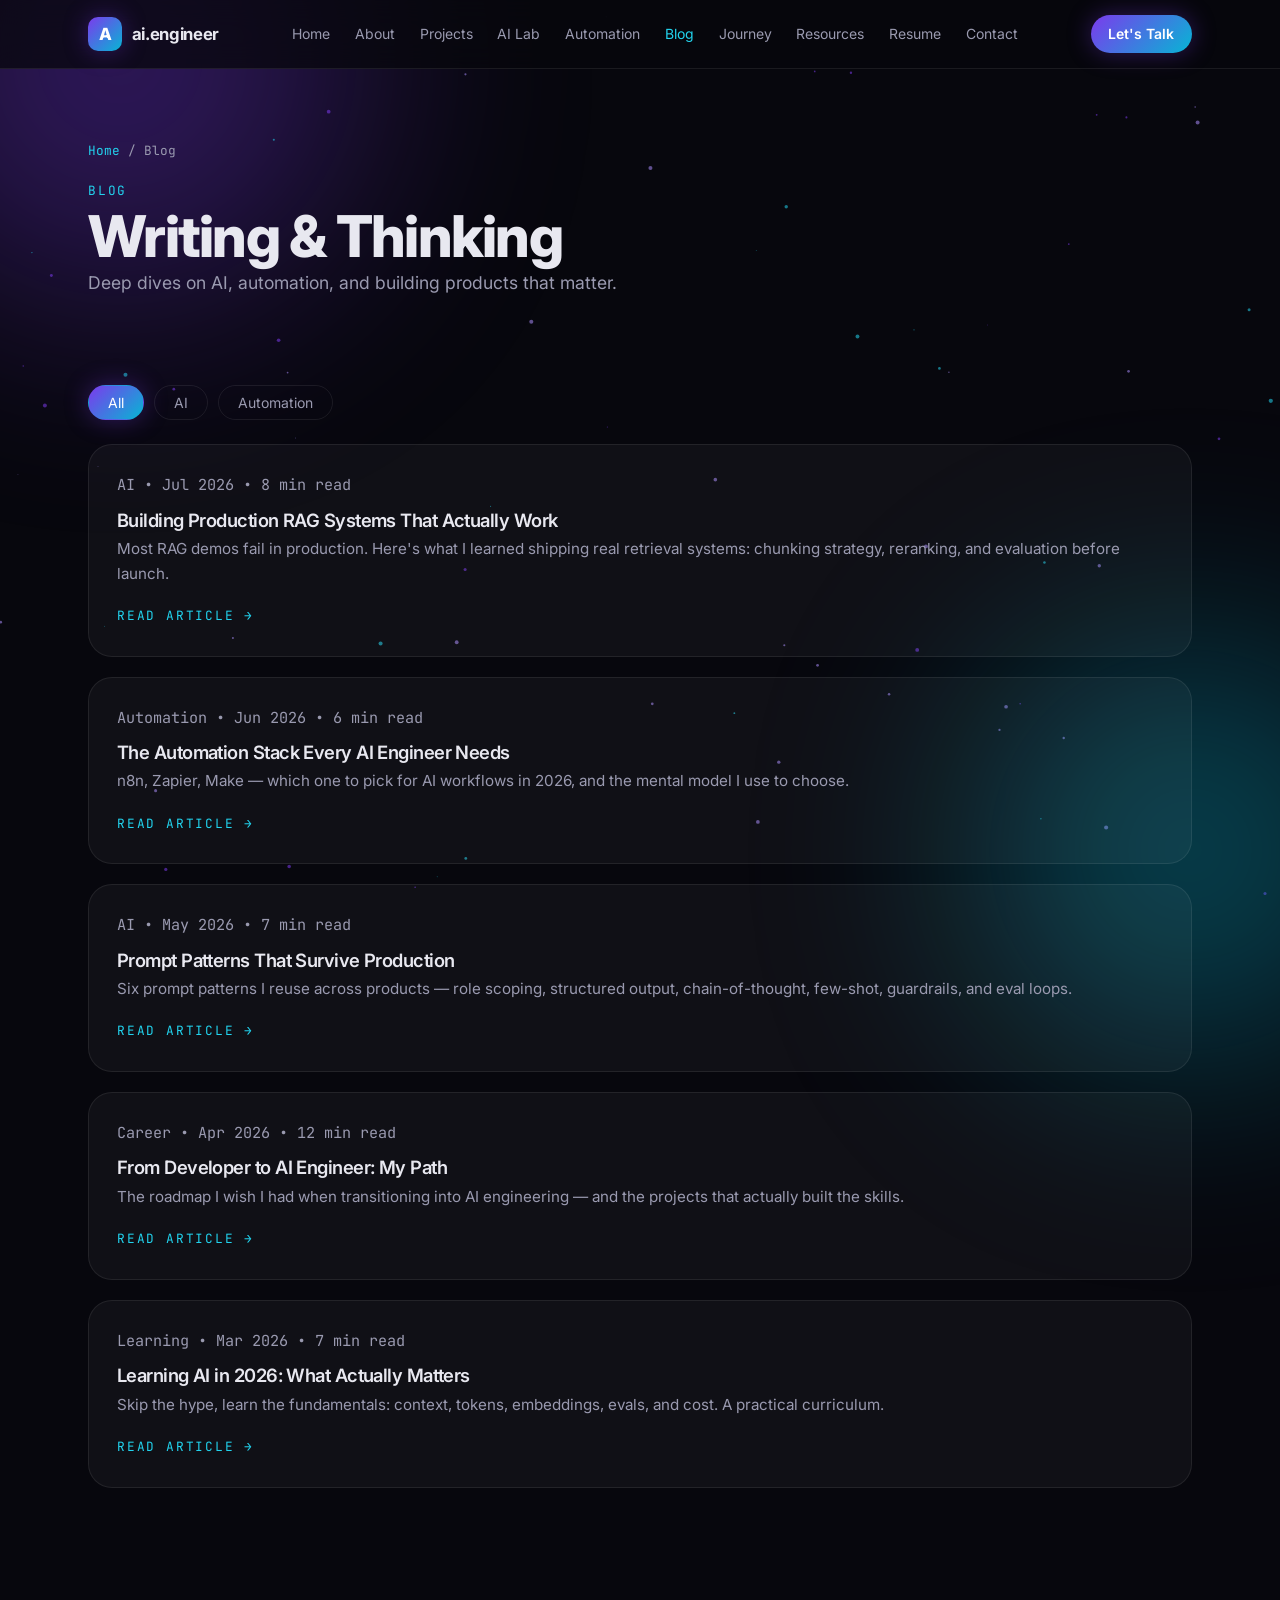
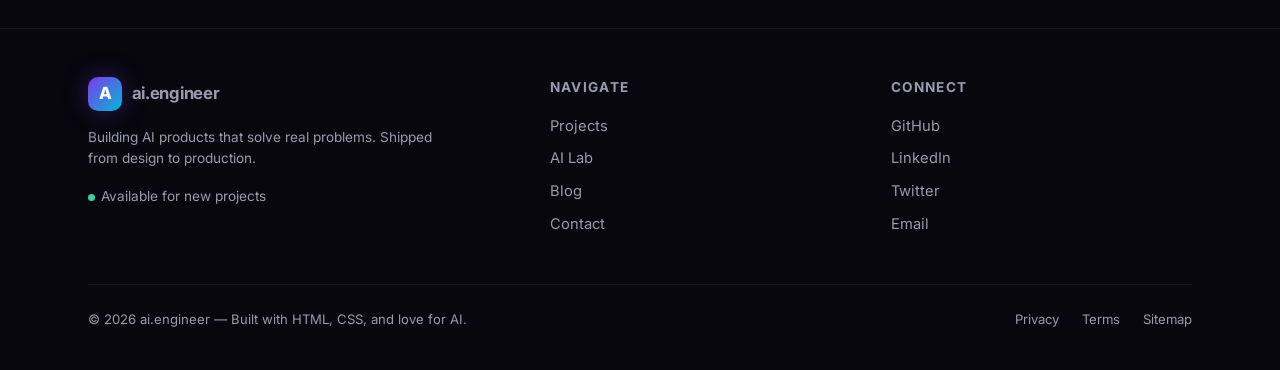
<file: blog.html>
<!DOCTYPE html>
<html lang="en">
<head>
  <meta charset="UTF-8" />
  <meta name="viewport" content="width=device-width, initial-scale=1" />
  <title>Blog — Writing &amp; Thinking | ai.engineer</title>
  <meta name="description" content="Deep dives on AI, automation, and building products that matter. Practical posts on RAG, prompt engineering, agents, and the AI engineering career." />
  <meta property="og:title" content="Blog — Writing &amp; Thinking | ai.engineer" />
  <meta property="og:description" content="Deep dives on AI, automation, and building products that matter." />
  <link rel="icon" href="favicon.svg" type="image/svg+xml" />
  <link rel="preconnect" href="https://fonts.googleapis.com" />
  <link rel="preconnect" href="https://fonts.gstatic.com" crossorigin />
  <link href="https://fonts.googleapis.com/css2?family=Inter:wght@300;400;500;600;700;800;900&family=JetBrains+Mono:wght@400;500;600&display=swap" rel="stylesheet" />
  <link rel="stylesheet" href="assets/css/styles.css" />
</head>
<body>
  <canvas id="particles" aria-hidden="true"></canvas>

  <header class="site-header">
    <div class="nav-wrap">
      <a class="brand" href="index.html">
        <span class="brand-badge">A</span>
        <span>ai.engineer</span>
      </a>
      <nav aria-label="Main navigation">
        <ul class="nav-links">
          <li><a href="index.html">Home</a></li>
          <li><a href="about.html">About</a></li>
          <li><a href="projects.html">Projects</a></li>
          <li><a href="ai-lab.html">AI Lab</a></li>
          <li><a href="automation.html">Automation</a></li>
          <li><a href="blog.html">Blog</a></li>
          <li><a href="journey.html">Journey</a></li>
          <li><a href="resources.html">Resources</a></li>
          <li><a href="resume.html">Resume</a></li>
          <li><a href="contact.html">Contact</a></li>
        </ul>
      </nav>
      <div class="nav-cta-wrap"><a class="nav-cta" href="contact.html">Let's Talk</a></div>
      <button class="nav-toggle" aria-label="Toggle menu">&#9776;</button>
    </div>
  </header>

  <nav class="mobile-menu" aria-label="Mobile navigation">
    <a href="index.html">Home</a>
    <a href="about.html">About</a>
    <a href="projects.html">Projects</a>
    <a href="ai-lab.html">AI Lab</a>
    <a href="automation.html">Automation</a>
    <a href="blog.html">Blog</a>
    <a href="journey.html">Journey</a>
    <a href="resources.html">Resources</a>
    <a href="resume.html">Resume</a>
    <a href="contact.html">Contact</a>
  </nav>

  <main>
    <div class="page-head">
      <div class="container">
        <p class="breadcrumb"><a href="index.html">Home</a> / Blog</p>
        <span class="section-label">Blog</span>
        <h1>Writing &amp; Thinking</h1>
        <p class="lead">Deep dives on AI, automation, and building products that matter.</p>
      </div>
    </div>

    <section>
      <div class="container">
        <div class="segmented" id="blog-filters" role="tablist" aria-label="Filter blog posts">
          <button class="active" data-filter="All" role="tab" aria-selected="true">All</button>
          <button data-filter="AI" role="tab" aria-selected="false">AI</button>
          <button data-filter="Automation" role="tab" aria-selected="false">Automation</button>
        </div>
        <div id="blog-list"></div>
      </div>
    </section>
  </main>

  <footer class="site-footer">
    <div class="container">
      <div class="footer-grid">
        <div>
          <a class="brand" href="index.html"><span class="brand-badge">A</span><span>ai.engineer</span></a>
          <p class="footer-note" style="margin-top:1rem">Building AI products that solve real problems. Shipped from design to production.</p>
          <p class="footer-note"><span class="dot" style="display:inline-block;margin-right:0.4rem"></span>Available for new projects</p>
        </div>
        <div>
          <h4>Navigate</h4>
          <ul>
            <li><a href="projects.html">Projects</a></li>
            <li><a href="ai-lab.html">AI Lab</a></li>
            <li><a href="blog.html">Blog</a></li>
            <li><a href="contact.html">Contact</a></li>
          </ul>
        </div>
        <div>
          <h4>Connect</h4>
          <ul>
            <li><a href="https://github.com/Srinuravuri" target="_blank" rel="noopener">GitHub</a></li>
            <li><a href="https://www.linkedin.com/in/srinu-ravuri-84722b290" target="_blank" rel="noopener">LinkedIn</a></li>
            <li><a href="https://x.com/srinuravuri" target="_blank" rel="noopener">Twitter</a></li>
            <li><a href="mailto:ravurisrinu989@gmail.com">Email</a></li>
          </ul>
        </div>
      </div>
      <div class="footer-bottom">
        <span>&copy; <span data-year>2026</span> ai.engineer — Built with HTML, CSS, and love for AI.</span>
        <span class="footer-bottom-links">
          <a href="privacy.html">Privacy</a>
          <a href="terms.html">Terms</a>
          <a href="sitemap.html">Sitemap</a>
        </span>
      </div>
    </div>
  </footer>

  <script src="assets/js/data.js"></script>
  <script src="assets/js/main.js"></script>
  <script src="assets/js/blog.js"></script>
</body>
</html>
</file>
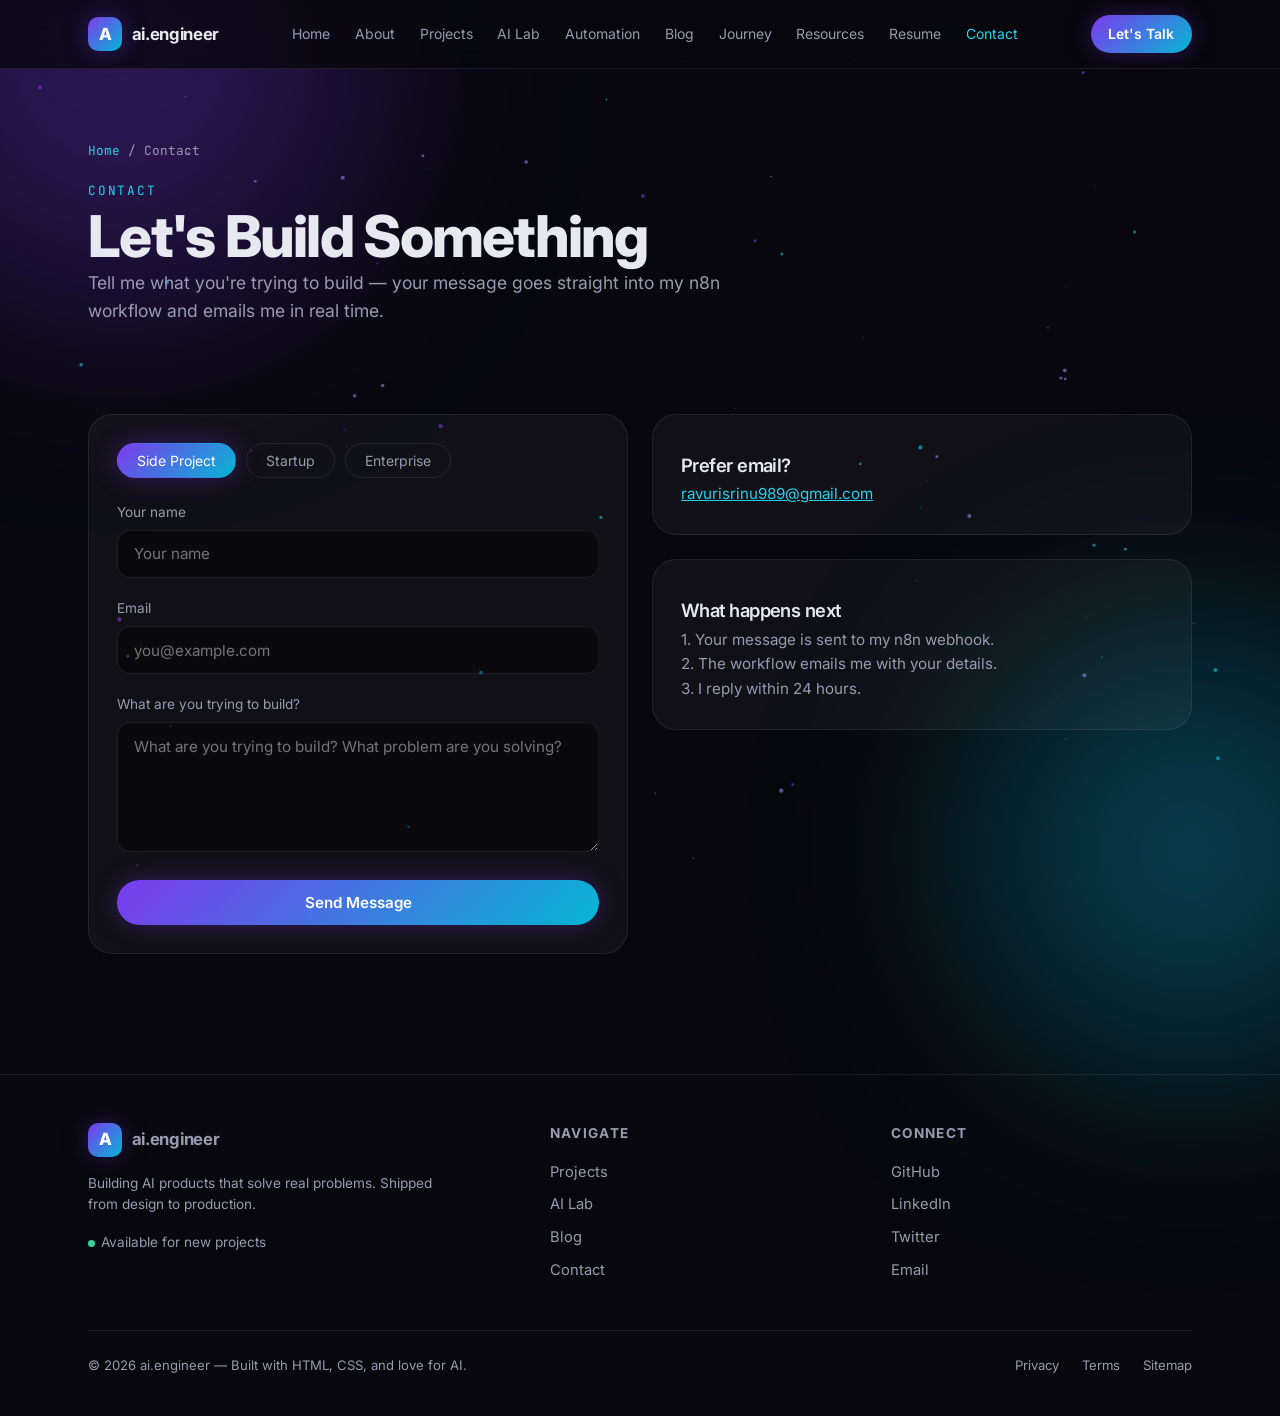
<file: contact.html>
<!DOCTYPE html>
<html lang="en">
<head>
  <meta charset="UTF-8" />
  <meta name="viewport" content="width=device-width, initial-scale=1" />
  <title>Contact — Let's Build Something | ai.engineer</title>
  <meta name="description" content="Start a conversation with Srinu Ravuri, AI Engineer. Tell me what you're trying to build and I'll get back within 24 hours." />
  <meta property="og:title" content="Contact | ai.engineer" />
  <meta property="og:description" content="Let's turn your AI idea into a product people actually use." />
  <link rel="icon" href="favicon.svg" type="image/svg+xml" />
  <link rel="preconnect" href="https://fonts.googleapis.com" />
  <link rel="preconnect" href="https://fonts.gstatic.com" crossorigin />
  <link href="https://fonts.googleapis.com/css2?family=Inter:wght@300;400;500;600;700;800;900&family=JetBrains+Mono:wght@400;500;600&display=swap" rel="stylesheet" />
  <link rel="stylesheet" href="assets/css/styles.css" />
</head>
<body>
  <canvas id="particles" aria-hidden="true"></canvas>

  <header class="site-header">
    <div class="nav-wrap">
      <a class="brand" href="index.html">
        <span class="brand-badge">A</span>
        <span>ai.engineer</span>
      </a>
      <nav aria-label="Main navigation">
        <ul class="nav-links">
          <li><a href="index.html">Home</a></li>
          <li><a href="about.html">About</a></li>
          <li><a href="projects.html">Projects</a></li>
          <li><a href="ai-lab.html">AI Lab</a></li>
          <li><a href="automation.html">Automation</a></li>
          <li><a href="blog.html">Blog</a></li>
          <li><a href="journey.html">Journey</a></li>
          <li><a href="resources.html">Resources</a></li>
          <li><a href="resume.html">Resume</a></li>
          <li><a href="contact.html">Contact</a></li>
        </ul>
      </nav>
      <div class="nav-cta-wrap"><a class="nav-cta" href="contact.html">Let's Talk</a></div>
      <button class="nav-toggle" aria-label="Toggle menu">&#9776;</button>
    </div>
  </header>

  <nav class="mobile-menu" aria-label="Mobile navigation">
    <a href="index.html">Home</a>
    <a href="about.html">About</a>
    <a href="projects.html">Projects</a>
    <a href="ai-lab.html">AI Lab</a>
    <a href="automation.html">Automation</a>
    <a href="blog.html">Blog</a>
    <a href="journey.html">Journey</a>
    <a href="resources.html">Resources</a>
    <a href="resume.html">Resume</a>
    <a href="contact.html">Contact</a>
  </nav>

  <main>
    <div class="page-head">
      <div class="container">
        <p class="breadcrumb"><a href="index.html">Home</a> / Contact</p>
        <span class="section-label">Contact</span>
        <h1>Let's Build Something</h1>
        <p class="lead">Tell me what you're trying to build — your message goes straight into my n8n workflow and emails me in real time.</p>
      </div>
    </div>

    <section>
      <div class="container">
        <div class="grid-2">
          <div class="card">
            <div class="alert alert-success" id="form-success" role="status">Message sent — I'll get back to you within 24 hours.</div>
            <div class="alert alert-error" id="form-error" role="alert"></div>
            <form id="contact-form" novalidate>
              <div class="segmented" id="type-selector" role="group" aria-label="Project type">
                <button type="button" class="active" data-type="Side Project">Side Project</button>
                <button type="button" data-type="Startup">Startup</button>
                <button type="button" data-type="Enterprise">Enterprise</button>
              </div>
              <div class="form-group">
                <label for="cf-name">Your name</label>
                <input id="cf-name" name="name" type="text" placeholder="Your name" required autocomplete="name" />
              </div>
              <div class="form-group">
                <label for="cf-email">Email</label>
                <input id="cf-email" name="email" type="email" placeholder="you@example.com" required autocomplete="email" />
              </div>
              <div class="form-group">
                <label for="cf-message">What are you trying to build?</label>
                <textarea id="cf-message" name="message" rows="5" placeholder="What are you trying to build? What problem are you solving?" required></textarea>
              </div>
              <button class="btn btn-primary" type="submit" id="cf-submit" style="width:100%">Send Message</button>
            </form>
          </div>
          <div>
            <div class="card" style="margin-bottom:1.5rem">
              <h3>Prefer email?</h3>
              <p style="margin-top:0.4rem"><a href="mailto:ravurisrinu989@gmail.com" style="color:var(--accent)">ravurisrinu989@gmail.com</a></p>
            </div>
            <div class="card">
              <h3>What happens next</h3>
              <p style="margin-top:0.4rem">1. Your message is sent to my n8n webhook.</p>
              <p>2. The workflow emails me with your details.</p>
              <p>3. I reply within 24 hours.</p>
            </div>
          </div>
        </div>
      </div>
    </section>
  </main>

  <footer class="site-footer">
    <div class="container">
      <div class="footer-grid">
        <div>
          <a class="brand" href="index.html"><span class="brand-badge">A</span><span>ai.engineer</span></a>
          <p class="footer-note" style="margin-top:1rem">Building AI products that solve real problems. Shipped from design to production.</p>
          <p class="footer-note"><span class="dot" style="display:inline-block;margin-right:0.4rem"></span>Available for new projects</p>
        </div>
        <div>
          <h4>Navigate</h4>
          <ul>
            <li><a href="projects.html">Projects</a></li>
            <li><a href="ai-lab.html">AI Lab</a></li>
            <li><a href="blog.html">Blog</a></li>
            <li><a href="contact.html">Contact</a></li>
          </ul>
        </div>
        <div>
          <h4>Connect</h4>
          <ul>
            <li><a href="https://github.com/Srinuravuri" target="_blank" rel="noopener">GitHub</a></li>
            <li><a href="https://www.linkedin.com/in/srinu-ravuri-84722b290" target="_blank" rel="noopener">LinkedIn</a></li>
            <li><a href="https://x.com/srinuravuri" target="_blank" rel="noopener">Twitter</a></li>
            <li><a href="mailto:ravurisrinu989@gmail.com">Email</a></li>
          </ul>
        </div>
      </div>
      <div class="footer-bottom">
        <span>&copy; <span data-year>2026</span> ai.engineer — Built with HTML, CSS, and love for AI.</span>
        <span class="footer-bottom-links">
          <a href="privacy.html">Privacy</a>
          <a href="terms.html">Terms</a>
          <a href="sitemap.html">Sitemap</a>
        </span>
      </div>
    </div>
  </footer>

  <script src="assets/js/data.js"></script>
  <script src="assets/js/main.js"></script>
  <script src="assets/js/contact.js"></script>
</body>
</html>
</file>
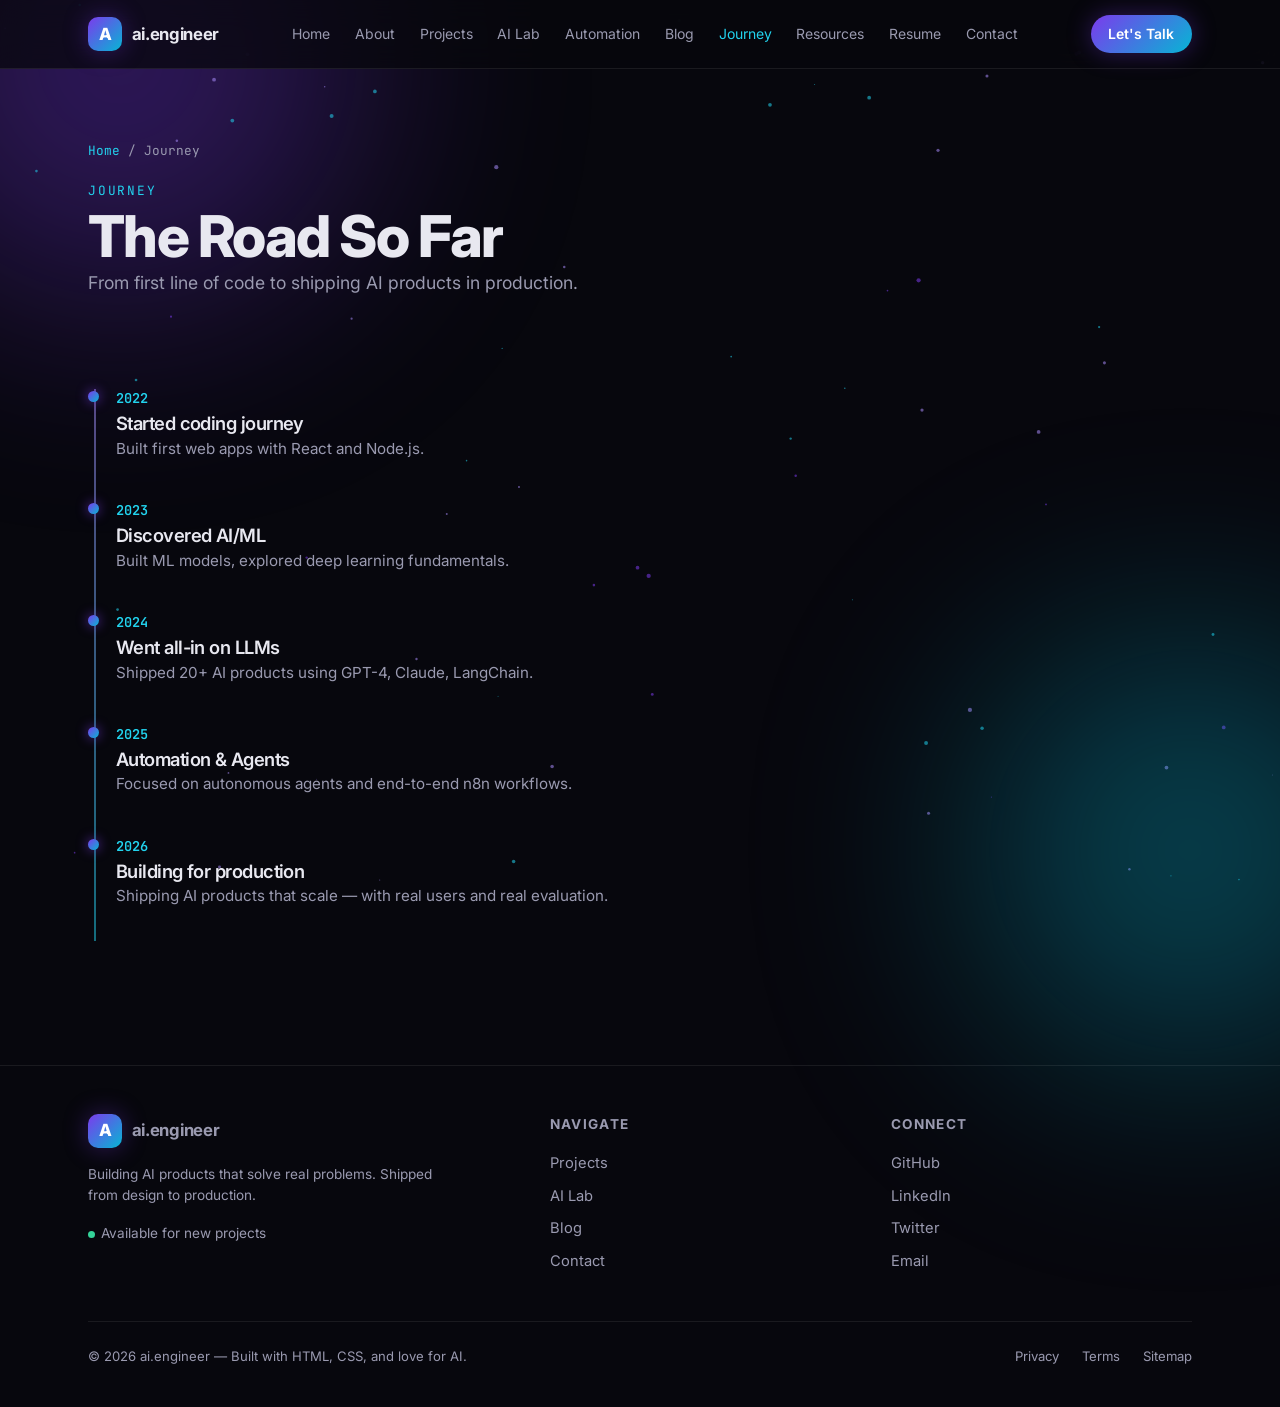
<file: journey.html>
<!DOCTYPE html>
<html lang="en">
<head>
  <meta charset="UTF-8" />
  <meta name="viewport" content="width=device-width, initial-scale=1" />
  <title>Journey — 2022 to 2026 | ai.engineer</title>
  <meta name="description" content="The journey of Srinu Ravuri: from first web apps to AI engineering — timeline of the path so far." />
  <meta property="og:title" content="Journey | ai.engineer" />
  <meta property="og:description" content="From developer to AI engineer — the timeline." />
  <link rel="icon" href="favicon.svg" type="image/svg+xml" />
  <link rel="preconnect" href="https://fonts.googleapis.com" />
  <link rel="preconnect" href="https://fonts.gstatic.com" crossorigin />
  <link href="https://fonts.googleapis.com/css2?family=Inter:wght@300;400;500;600;700;800;900&family=JetBrains+Mono:wght@400;500;600&display=swap" rel="stylesheet" />
  <link rel="stylesheet" href="assets/css/styles.css" />
</head>
<body>
  <canvas id="particles" aria-hidden="true"></canvas>

  <header class="site-header">
    <div class="nav-wrap">
      <a class="brand" href="index.html">
        <span class="brand-badge">A</span>
        <span>ai.engineer</span>
      </a>
      <nav aria-label="Main navigation">
        <ul class="nav-links">
          <li><a href="index.html">Home</a></li>
          <li><a href="about.html">About</a></li>
          <li><a href="projects.html">Projects</a></li>
          <li><a href="ai-lab.html">AI Lab</a></li>
          <li><a href="automation.html">Automation</a></li>
          <li><a href="blog.html">Blog</a></li>
          <li><a href="journey.html">Journey</a></li>
          <li><a href="resources.html">Resources</a></li>
          <li><a href="resume.html">Resume</a></li>
          <li><a href="contact.html">Contact</a></li>
        </ul>
      </nav>
      <div class="nav-cta-wrap"><a class="nav-cta" href="contact.html">Let's Talk</a></div>
      <button class="nav-toggle" aria-label="Toggle menu">&#9776;</button>
    </div>
  </header>

  <nav class="mobile-menu" aria-label="Mobile navigation">
    <a href="index.html">Home</a>
    <a href="about.html">About</a>
    <a href="projects.html">Projects</a>
    <a href="ai-lab.html">AI Lab</a>
    <a href="automation.html">Automation</a>
    <a href="blog.html">Blog</a>
    <a href="journey.html">Journey</a>
    <a href="resources.html">Resources</a>
    <a href="resume.html">Resume</a>
    <a href="contact.html">Contact</a>
  </nav>

  <main>
    <div class="page-head">
      <div class="container">
        <p class="breadcrumb"><a href="index.html">Home</a> / Journey</p>
        <span class="section-label">Journey</span>
        <h1>The Road So Far</h1>
        <p class="lead">From first line of code to shipping AI products in production.</p>
      </div>
    </div>

    <section>
      <div class="container">
        <div class="timeline">
          <div class="timeline-item">
            <span class="timeline-year">2022</span>
            <h3>Started coding journey</h3>
            <p>Built first web apps with React and Node.js.</p>
          </div>
          <div class="timeline-item">
            <span class="timeline-year">2023</span>
            <h3>Discovered AI/ML</h3>
            <p>Built ML models, explored deep learning fundamentals.</p>
          </div>
          <div class="timeline-item">
            <span class="timeline-year">2024</span>
            <h3>Went all-in on LLMs</h3>
            <p>Shipped 20+ AI products using GPT-4, Claude, LangChain.</p>
          </div>
          <div class="timeline-item">
            <span class="timeline-year">2025</span>
            <h3>Automation &amp; Agents</h3>
            <p>Focused on autonomous agents and end-to-end n8n workflows.</p>
          </div>
          <div class="timeline-item">
            <span class="timeline-year">2026</span>
            <h3>Building for production</h3>
            <p>Shipping AI products that scale — with real users and real evaluation.</p>
          </div>
        </div>
      </div>
    </section>
  </main>

  <footer class="site-footer">
    <div class="container">
      <div class="footer-grid">
        <div>
          <a class="brand" href="index.html"><span class="brand-badge">A</span><span>ai.engineer</span></a>
          <p class="footer-note" style="margin-top:1rem">Building AI products that solve real problems. Shipped from design to production.</p>
          <p class="footer-note"><span class="dot" style="display:inline-block;margin-right:0.4rem"></span>Available for new projects</p>
        </div>
        <div>
          <h4>Navigate</h4>
          <ul>
            <li><a href="projects.html">Projects</a></li>
            <li><a href="ai-lab.html">AI Lab</a></li>
            <li><a href="blog.html">Blog</a></li>
            <li><a href="contact.html">Contact</a></li>
          </ul>
        </div>
        <div>
          <h4>Connect</h4>
          <ul>
            <li><a href="https://github.com/Srinuravuri" target="_blank" rel="noopener">GitHub</a></li>
            <li><a href="https://www.linkedin.com/in/srinu-ravuri-84722b290" target="_blank" rel="noopener">LinkedIn</a></li>
            <li><a href="https://x.com/srinuravuri" target="_blank" rel="noopener">Twitter</a></li>
            <li><a href="mailto:ravurisrinu989@gmail.com">Email</a></li>
          </ul>
        </div>
      </div>
      <div class="footer-bottom">
        <span>&copy; <span data-year>2026</span> ai.engineer — Built with HTML, CSS, and love for AI.</span>
        <span class="footer-bottom-links">
          <a href="privacy.html">Privacy</a>
          <a href="terms.html">Terms</a>
          <a href="sitemap.html">Sitemap</a>
        </span>
      </div>
    </div>
  </footer>

  <script src="assets/js/data.js"></script>
  <script src="assets/js/main.js"></script>
</body>
</html>
</file>
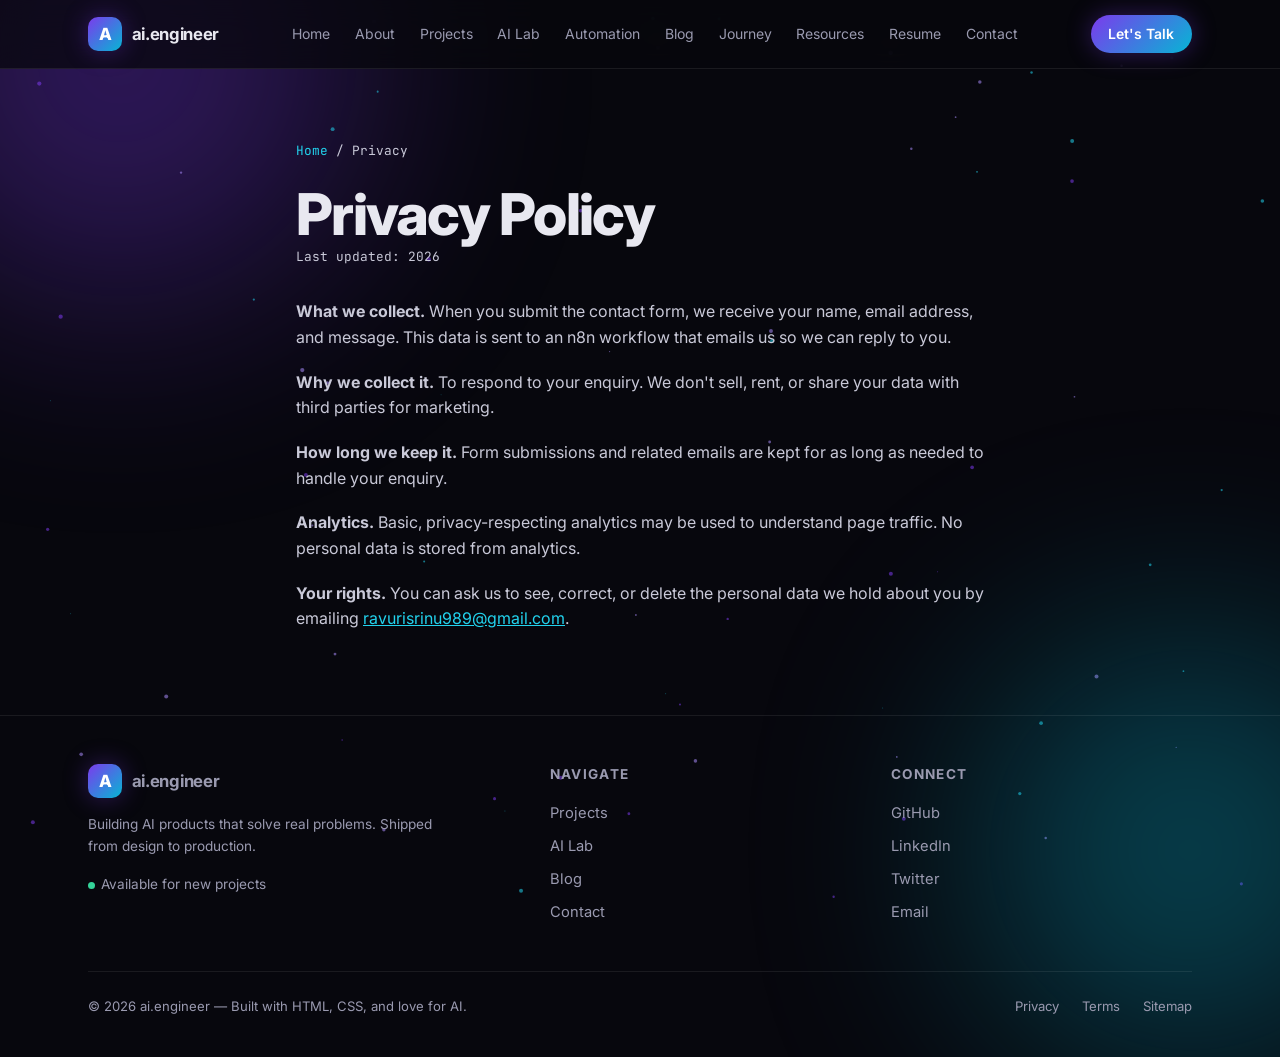
<file: privacy.html>
<!DOCTYPE html>
<html lang="en">
<head>
  <meta charset="UTF-8" />
  <meta name="viewport" content="width=device-width, initial-scale=1" />
  <title>Privacy Policy | ai.engineer</title>
  <meta name="description" content="Privacy policy for ai.engineer." />
  <link rel="icon" href="favicon.svg" type="image/svg+xml" />
  <link rel="preconnect" href="https://fonts.googleapis.com" />
  <link rel="preconnect" href="https://fonts.gstatic.com" crossorigin />
  <link href="https://fonts.googleapis.com/css2?family=Inter:wght@300;400;500;600;700;800;900&family=JetBrains+Mono:wght@400;500;600&display=swap" rel="stylesheet" />
  <link rel="stylesheet" href="assets/css/styles.css" />
</head>
<body>
  <canvas id="particles" aria-hidden="true"></canvas>

  <header class="site-header">
    <div class="nav-wrap">
      <a class="brand" href="index.html">
        <span class="brand-badge">A</span>
        <span>ai.engineer</span>
      </a>
      <nav aria-label="Main navigation">
        <ul class="nav-links">
          <li><a href="index.html">Home</a></li>
          <li><a href="about.html">About</a></li>
          <li><a href="projects.html">Projects</a></li>
          <li><a href="ai-lab.html">AI Lab</a></li>
          <li><a href="automation.html">Automation</a></li>
          <li><a href="blog.html">Blog</a></li>
          <li><a href="journey.html">Journey</a></li>
          <li><a href="resources.html">Resources</a></li>
          <li><a href="resume.html">Resume</a></li>
          <li><a href="contact.html">Contact</a></li>
        </ul>
      </nav>
      <div class="nav-cta-wrap"><a class="nav-cta" href="contact.html">Let's Talk</a></div>
      <button class="nav-toggle" aria-label="Toggle menu">&#9776;</button>
    </div>
  </header>

  <nav class="mobile-menu" aria-label="Mobile navigation">
    <a href="index.html">Home</a>
    <a href="about.html">About</a>
    <a href="projects.html">Projects</a>
    <a href="ai-lab.html">AI Lab</a>
    <a href="automation.html">Automation</a>
    <a href="blog.html">Blog</a>
    <a href="journey.html">Journey</a>
    <a href="resources.html">Resources</a>
    <a href="resume.html">Resume</a>
    <a href="contact.html">Contact</a>
  </nav>

  <main>
    <div class="page-head">
      <div class="container article-body">
        <p class="breadcrumb"><a href="index.html">Home</a> / Privacy</p>
        <h1>Privacy Policy</h1>
        <p class="post-meta">Last updated: 2026</p>
        <div style="margin-top:2rem">
          <p><strong>What we collect.</strong> When you submit the contact form, we receive your name, email address, and message. This data is sent to an n8n workflow that emails us so we can reply to you.</p>
          <p><strong>Why we collect it.</strong> To respond to your enquiry. We don't sell, rent, or share your data with third parties for marketing.</p>
          <p><strong>How long we keep it.</strong> Form submissions and related emails are kept for as long as needed to handle your enquiry.</p>
          <p><strong>Analytics.</strong> Basic, privacy-respecting analytics may be used to understand page traffic. No personal data is stored from analytics.</p>
          <p><strong>Your rights.</strong> You can ask us to see, correct, or delete the personal data we hold about you by emailing <a href="mailto:ravurisrinu989@gmail.com" style="color:var(--accent)">ravurisrinu989@gmail.com</a>.</p>
        </div>
      </div>
    </div>
  </main>

  <footer class="site-footer">
    <div class="container">
      <div class="footer-grid">
        <div>
          <a class="brand" href="index.html"><span class="brand-badge">A</span><span>ai.engineer</span></a>
          <p class="footer-note" style="margin-top:1rem">Building AI products that solve real problems. Shipped from design to production.</p>
          <p class="footer-note"><span class="dot" style="display:inline-block;margin-right:0.4rem"></span>Available for new projects</p>
        </div>
        <div>
          <h4>Navigate</h4>
          <ul>
            <li><a href="projects.html">Projects</a></li>
            <li><a href="ai-lab.html">AI Lab</a></li>
            <li><a href="blog.html">Blog</a></li>
            <li><a href="contact.html">Contact</a></li>
          </ul>
        </div>
        <div>
          <h4>Connect</h4>
          <ul>
            <li><a href="https://github.com/Srinuravuri" target="_blank" rel="noopener">GitHub</a></li>
            <li><a href="https://www.linkedin.com/in/srinu-ravuri-84722b290" target="_blank" rel="noopener">LinkedIn</a></li>
            <li><a href="https://x.com/srinuravuri" target="_blank" rel="noopener">Twitter</a></li>
            <li><a href="mailto:ravurisrinu989@gmail.com">Email</a></li>
          </ul>
        </div>
      </div>
      <div class="footer-bottom">
        <span>&copy; <span data-year>2026</span> ai.engineer — Built with HTML, CSS, and love for AI.</span>
        <span class="footer-bottom-links">
          <a href="privacy.html">Privacy</a>
          <a href="terms.html">Terms</a>
          <a href="sitemap.html">Sitemap</a>
        </span>
      </div>
    </div>
  </footer>

  <script src="assets/js/data.js"></script>
  <script src="assets/js/main.js"></script>
</body>
</html>
</file>
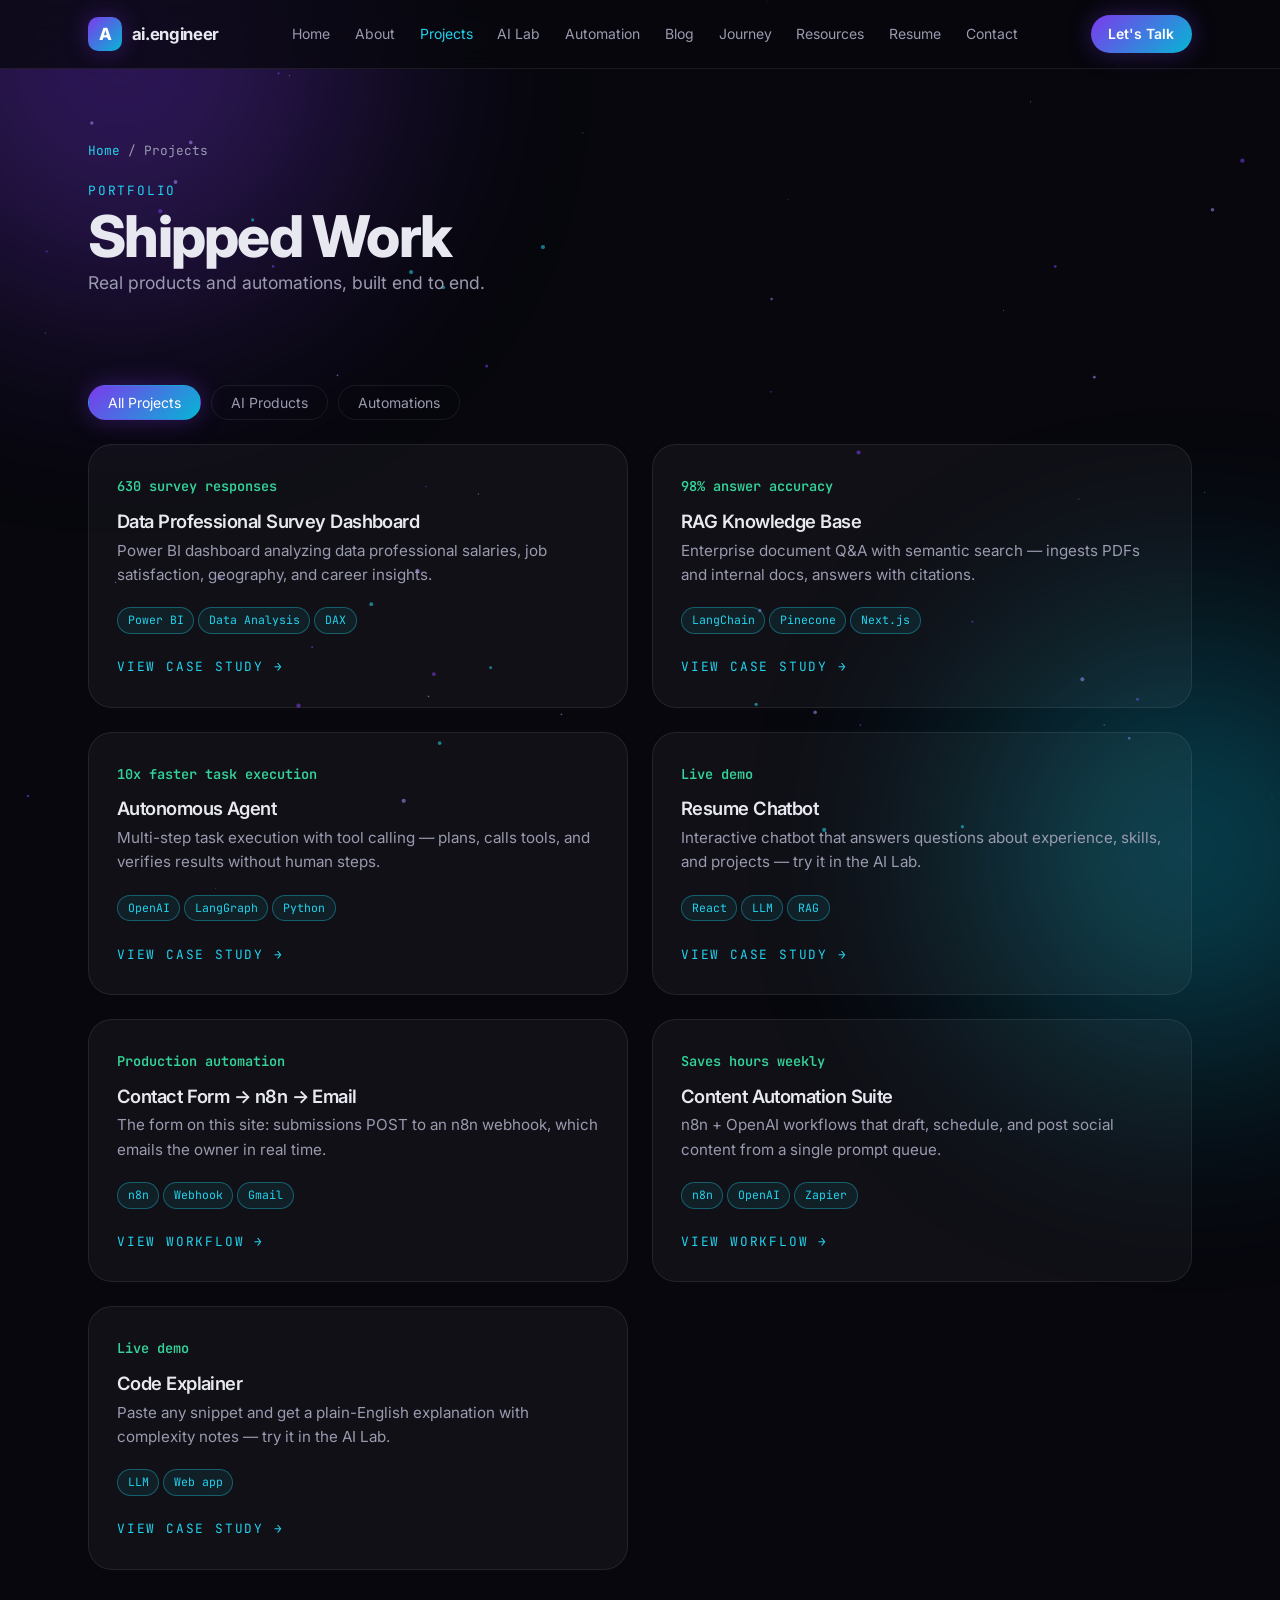
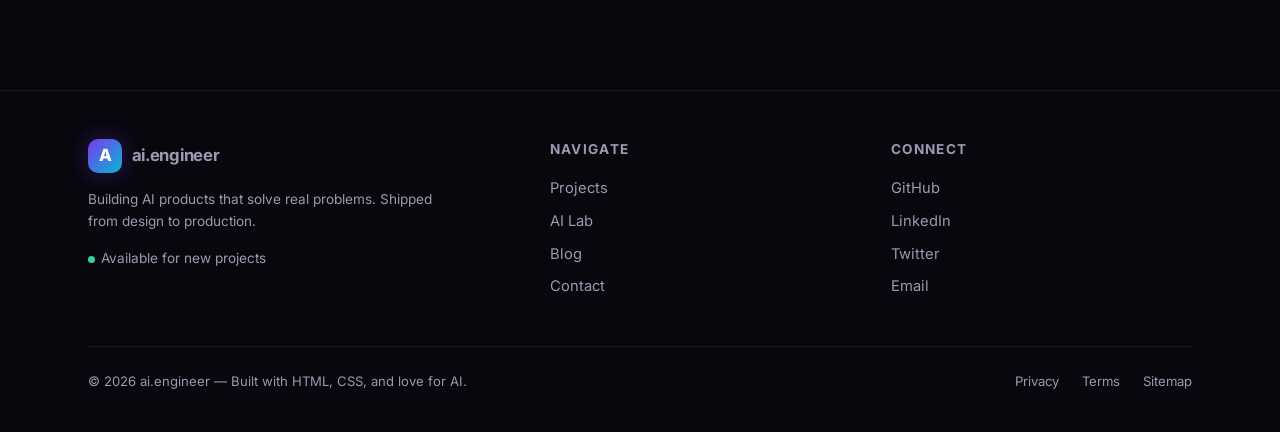
<file: projects.html>
<!DOCTYPE html>
<html lang="en">
<head>
  <meta charset="UTF-8" />
  <meta name="viewport" content="width=device-width, initial-scale=1" />
  <title>Projects — AI Engineer | ai.engineer</title>
  <meta name="description" content="AI products and automations shipped by Srinu Ravuri: RAG knowledge bases, autonomous agents, n8n workflows, and more." />
  <meta property="og:title" content="Projects — AI Engineer | ai.engineer" />
  <meta property="og:description" content="Shipped products, not demos. Explore AI products and automation workflows." />
  <link rel="icon" href="favicon.svg" type="image/svg+xml" />
  <link rel="preconnect" href="https://fonts.googleapis.com" />
  <link rel="preconnect" href="https://fonts.gstatic.com" crossorigin />
  <link href="https://fonts.googleapis.com/css2?family=Inter:wght@300;400;500;600;700;800;900&family=JetBrains+Mono:wght@400;500;600&display=swap" rel="stylesheet" />
  <link rel="stylesheet" href="assets/css/styles.css" />
</head>
<body>
  <canvas id="particles" aria-hidden="true"></canvas>

  <header class="site-header">
    <div class="nav-wrap">
      <a class="brand" href="index.html">
        <span class="brand-badge">A</span>
        <span>ai.engineer</span>
      </a>
      <nav aria-label="Main navigation">
        <ul class="nav-links">
          <li><a href="index.html">Home</a></li>
          <li><a href="about.html">About</a></li>
          <li><a href="projects.html">Projects</a></li>
          <li><a href="ai-lab.html">AI Lab</a></li>
          <li><a href="automation.html">Automation</a></li>
          <li><a href="blog.html">Blog</a></li>
          <li><a href="journey.html">Journey</a></li>
          <li><a href="resources.html">Resources</a></li>
          <li><a href="resume.html">Resume</a></li>
          <li><a href="contact.html">Contact</a></li>
        </ul>
      </nav>
      <div class="nav-cta-wrap"><a class="nav-cta" href="contact.html">Let's Talk</a></div>
      <button class="nav-toggle" aria-label="Toggle menu">&#9776;</button>
    </div>
  </header>

  <nav class="mobile-menu" aria-label="Mobile navigation">
    <a href="index.html">Home</a>
    <a href="about.html">About</a>
    <a href="projects.html">Projects</a>
    <a href="ai-lab.html">AI Lab</a>
    <a href="automation.html">Automation</a>
    <a href="blog.html">Blog</a>
    <a href="journey.html">Journey</a>
    <a href="resources.html">Resources</a>
    <a href="resume.html">Resume</a>
    <a href="contact.html">Contact</a>
  </nav>

  <main>
    <div class="page-head">
      <div class="container">
        <p class="breadcrumb"><a href="index.html">Home</a> / Projects</p>
        <span class="section-label">Portfolio</span>
        <h1>Shipped Work</h1>
        <p class="lead">Real products and automations, built end to end.</p>
      </div>
    </div>

    <section>
      <div class="container">
        <div class="segmented" id="project-filters" role="tablist" aria-label="Filter projects">
          <button class="active" data-filter="All" role="tab" aria-selected="true">All Projects</button>
          <button data-filter="AI Products" role="tab" aria-selected="false">AI Products</button>
          <button data-filter="Automations" role="tab" aria-selected="false">Automations</button>
        </div>
        <div class="grid-2" id="project-grid"></div>
      </div>
    </section>
  </main>

  <footer class="site-footer">
    <div class="container">
      <div class="footer-grid">
        <div>
          <a class="brand" href="index.html"><span class="brand-badge">A</span><span>ai.engineer</span></a>
          <p class="footer-note" style="margin-top:1rem">Building AI products that solve real problems. Shipped from design to production.</p>
          <p class="footer-note"><span class="dot" style="display:inline-block;margin-right:0.4rem"></span>Available for new projects</p>
        </div>
        <div>
          <h4>Navigate</h4>
          <ul>
            <li><a href="projects.html">Projects</a></li>
            <li><a href="ai-lab.html">AI Lab</a></li>
            <li><a href="blog.html">Blog</a></li>
            <li><a href="contact.html">Contact</a></li>
          </ul>
        </div>
        <div>
          <h4>Connect</h4>
          <ul>
            <li><a href="https://github.com/Srinuravuri" target="_blank" rel="noopener">GitHub</a></li>
            <li><a href="https://www.linkedin.com/in/srinu-ravuri-84722b290" target="_blank" rel="noopener">LinkedIn</a></li>
            <li><a href="https://x.com/srinuravuri" target="_blank" rel="noopener">Twitter</a></li>
            <li><a href="mailto:ravurisrinu989@gmail.com">Email</a></li>
          </ul>
        </div>
      </div>
      <div class="footer-bottom">
        <span>&copy; <span data-year>2026</span> ai.engineer — Built with HTML, CSS, and love for AI.</span>
        <span class="footer-bottom-links">
          <a href="privacy.html">Privacy</a>
          <a href="terms.html">Terms</a>
          <a href="sitemap.html">Sitemap</a>
        </span>
      </div>
    </div>
  </footer>

  <script src="assets/js/data.js"></script>
  <script src="assets/js/main.js"></script>
  <script>
    (function () {
      var grid = document.getElementById("project-grid");
      var filters = document.querySelectorAll("#project-filters button");
      var current = "All";

      function render() {
        grid.innerHTML = "";
        PROJECTS.filter(function (p) { return current === "All" || p.category === current; }).forEach(function (p) {
          var a = document.createElement("a");
          a.className = "card card-link";
          a.href = p.link;
          var tags = p.tags.map(function (t) { return '<span class="tag">' + t + "</span>"; }).join("");
          a.innerHTML =
            '<span class="metric">' + p.metric + "</span>" +
            "<h3>" + p.title + "</h3>" +
            "<p>" + p.description + "</p>" +
            '<div class="tag-row">' + tags + "</div>" +
            '<div style="margin-top:1.2rem"><span class="section-label" style="margin-bottom:0">' +
            (p.category === "Automations" ? "View workflow" : "View case study") + " &rarr;</span></div>";
          grid.appendChild(a);
        });
      }

      filters.forEach(function (btn) {
        btn.addEventListener("click", function () {
          filters.forEach(function (b) { b.classList.remove("active"); b.setAttribute("aria-selected", "false"); });
          btn.classList.add("active");
          btn.setAttribute("aria-selected", "true");
          current = btn.dataset.filter;
          render();
        });
      });

      render();
    })();
  </script>
</body>
</html>
</file>
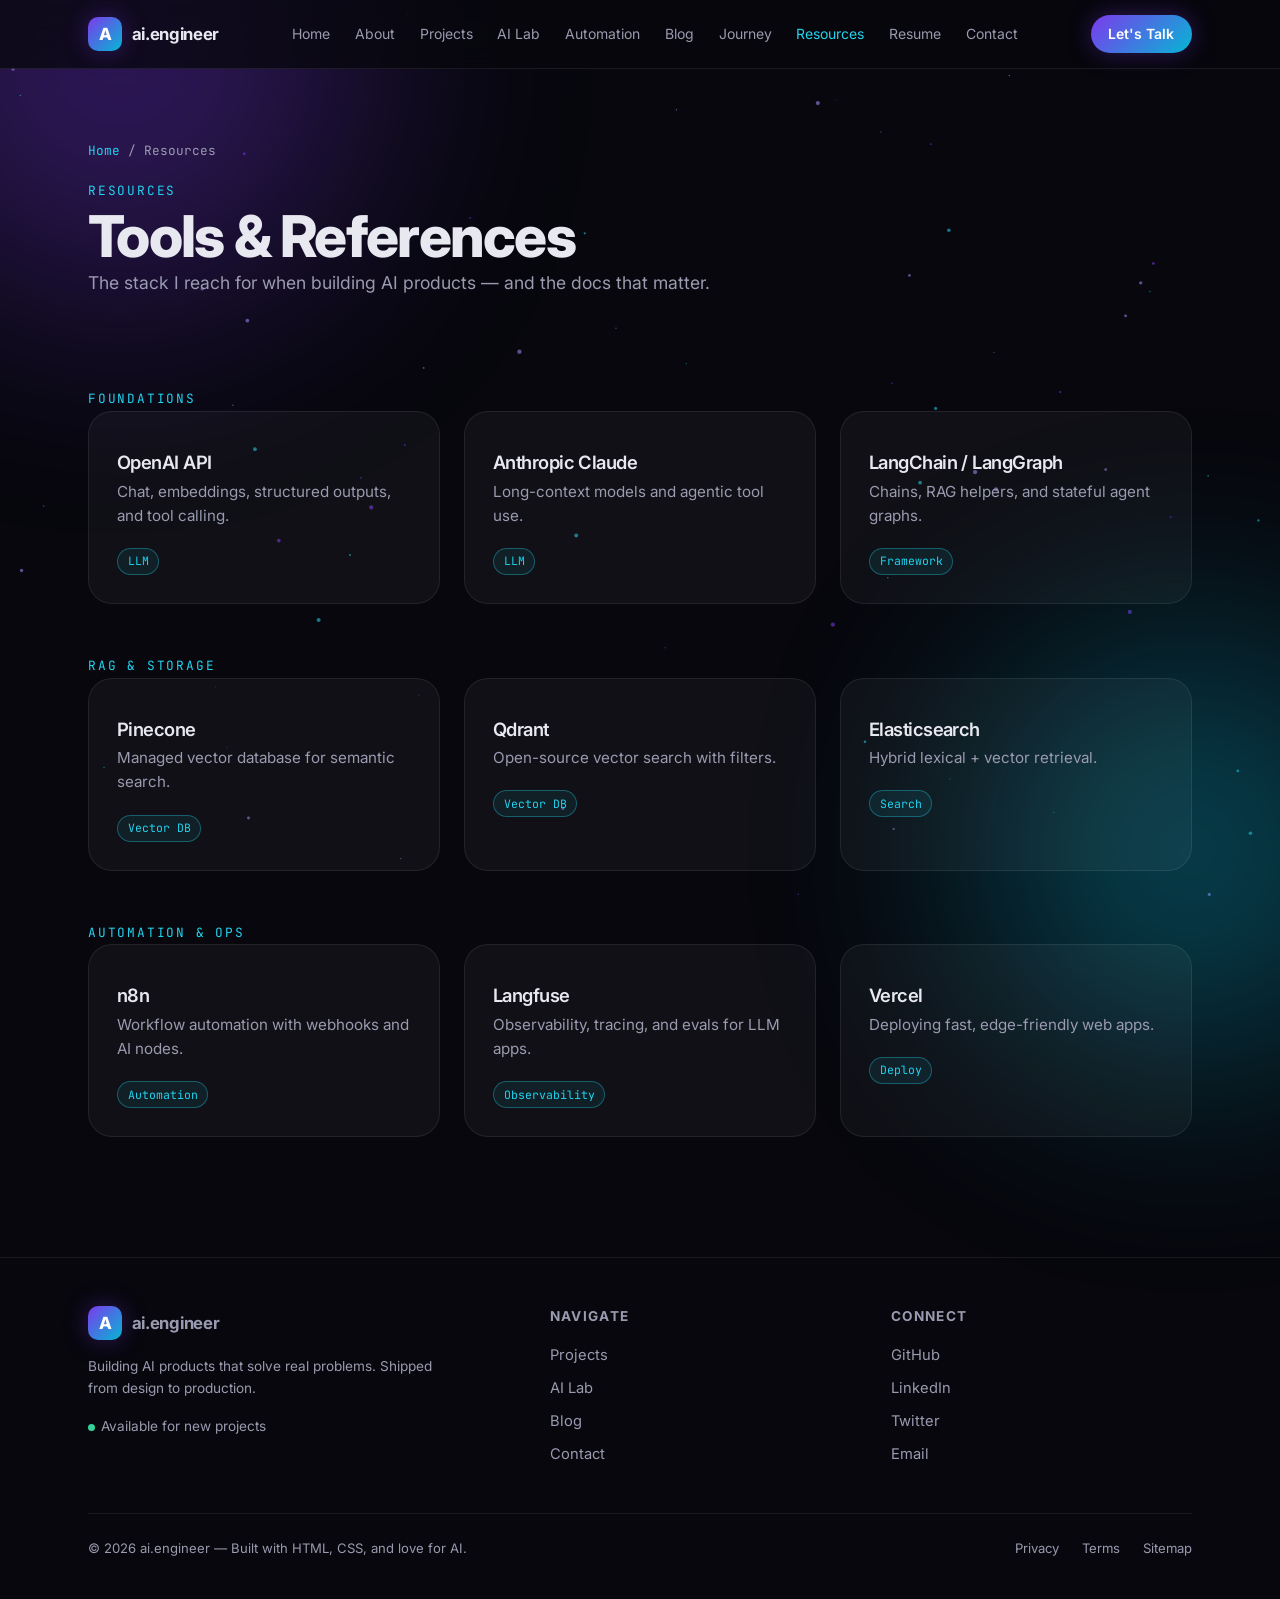
<file: resources.html>
<!DOCTYPE html>
<html lang="en">
<head>
  <meta charset="UTF-8" />
  <meta name="viewport" content="width=device-width, initial-scale=1" />
  <title>Resources — Tools &amp; References | ai.engineer</title>
  <meta name="description" content="Tools and references I use daily: LLM APIs, RAG stacks, agent frameworks, and automation platforms." />
  <meta property="og:title" content="Resources — Tools &amp; References | ai.engineer" />
  <meta property="og:description" content="The tool stack behind the products." />
  <link rel="icon" href="favicon.svg" type="image/svg+xml" />
  <link rel="preconnect" href="https://fonts.googleapis.com" />
  <link rel="preconnect" href="https://fonts.gstatic.com" crossorigin />
  <link href="https://fonts.googleapis.com/css2?family=Inter:wght@300;400;500;600;700;800;900&family=JetBrains+Mono:wght@400;500;600&display=swap" rel="stylesheet" />
  <link rel="stylesheet" href="assets/css/styles.css" />
</head>
<body>
  <canvas id="particles" aria-hidden="true"></canvas>

  <header class="site-header">
    <div class="nav-wrap">
      <a class="brand" href="index.html">
        <span class="brand-badge">A</span>
        <span>ai.engineer</span>
      </a>
      <nav aria-label="Main navigation">
        <ul class="nav-links">
          <li><a href="index.html">Home</a></li>
          <li><a href="about.html">About</a></li>
          <li><a href="projects.html">Projects</a></li>
          <li><a href="ai-lab.html">AI Lab</a></li>
          <li><a href="automation.html">Automation</a></li>
          <li><a href="blog.html">Blog</a></li>
          <li><a href="journey.html">Journey</a></li>
          <li><a href="resources.html">Resources</a></li>
          <li><a href="resume.html">Resume</a></li>
          <li><a href="contact.html">Contact</a></li>
        </ul>
      </nav>
      <div class="nav-cta-wrap"><a class="nav-cta" href="contact.html">Let's Talk</a></div>
      <button class="nav-toggle" aria-label="Toggle menu">&#9776;</button>
    </div>
  </header>

  <nav class="mobile-menu" aria-label="Mobile navigation">
    <a href="index.html">Home</a>
    <a href="about.html">About</a>
    <a href="projects.html">Projects</a>
    <a href="ai-lab.html">AI Lab</a>
    <a href="automation.html">Automation</a>
    <a href="blog.html">Blog</a>
    <a href="journey.html">Journey</a>
    <a href="resources.html">Resources</a>
    <a href="resume.html">Resume</a>
    <a href="contact.html">Contact</a>
  </nav>

  <main>
    <div class="page-head">
      <div class="container">
        <p class="breadcrumb"><a href="index.html">Home</a> / Resources</p>
        <span class="section-label">Resources</span>
        <h1>Tools &amp; References</h1>
        <p class="lead">The stack I reach for when building AI products — and the docs that matter.</p>
      </div>
    </div>

    <section>
      <div class="container">
        <span class="section-label">Foundations</span>
        <div class="grid-3" style="margin-bottom:3rem">
          <a class="card card-link" href="https://platform.openai.com/docs" target="_blank" rel="noopener">
            <h3>OpenAI API</h3><p>Chat, embeddings, structured outputs, and tool calling.</p>
            <div class="tag-row"><span class="tag">LLM</span></div>
          </a>
          <a class="card card-link" href="https://docs.anthropic.com" target="_blank" rel="noopener">
            <h3>Anthropic Claude</h3><p>Long-context models and agentic tool use.</p>
            <div class="tag-row"><span class="tag">LLM</span></div>
          </a>
          <a class="card card-link" href="https://js.langchain.com/docs" target="_blank" rel="noopener">
            <h3>LangChain / LangGraph</h3><p>Chains, RAG helpers, and stateful agent graphs.</p>
            <div class="tag-row"><span class="tag">Framework</span></div>
          </a>
        </div>

        <span class="section-label">RAG &amp; Storage</span>
        <div class="grid-3" style="margin-bottom:3rem">
          <a class="card card-link" href="https://www.pinecone.io/docs/" target="_blank" rel="noopener">
            <h3>Pinecone</h3><p>Managed vector database for semantic search.</p>
            <div class="tag-row"><span class="tag">Vector DB</span></div>
          </a>
          <a class="card card-link" href="https://qdrant.tech/documentation/" target="_blank" rel="noopener">
            <h3>Qdrant</h3><p>Open-source vector search with filters.</p>
            <div class="tag-row"><span class="tag">Vector DB</span></div>
          </a>
          <a class="card card-link" href="https://www.elastic.co/docs" target="_blank" rel="noopener">
            <h3>Elasticsearch</h3><p>Hybrid lexical + vector retrieval.</p>
            <div class="tag-row"><span class="tag">Search</span></div>
          </a>
        </div>

        <span class="section-label">Automation &amp; Ops</span>
        <div class="grid-3">
          <a class="card card-link" href="https://docs.n8n.io" target="_blank" rel="noopener">
            <h3>n8n</h3><p>Workflow automation with webhooks and AI nodes.</p>
            <div class="tag-row"><span class="tag">Automation</span></div>
          </a>
          <a class="card card-link" href="https://docs.langfuse.com" target="_blank" rel="noopener">
            <h3>Langfuse</h3><p>Observability, tracing, and evals for LLM apps.</p>
            <div class="tag-row"><span class="tag">Observability</span></div>
          </a>
          <a class="card card-link" href="https://vercel.com/docs" target="_blank" rel="noopener">
            <h3>Vercel</h3><p>Deploying fast, edge-friendly web apps.</p>
            <div class="tag-row"><span class="tag">Deploy</span></div>
          </a>
        </div>
      </div>
    </section>
  </main>

  <footer class="site-footer">
    <div class="container">
      <div class="footer-grid">
        <div>
          <a class="brand" href="index.html"><span class="brand-badge">A</span><span>ai.engineer</span></a>
          <p class="footer-note" style="margin-top:1rem">Building AI products that solve real problems. Shipped from design to production.</p>
          <p class="footer-note"><span class="dot" style="display:inline-block;margin-right:0.4rem"></span>Available for new projects</p>
        </div>
        <div>
          <h4>Navigate</h4>
          <ul>
            <li><a href="projects.html">Projects</a></li>
            <li><a href="ai-lab.html">AI Lab</a></li>
            <li><a href="blog.html">Blog</a></li>
            <li><a href="contact.html">Contact</a></li>
          </ul>
        </div>
        <div>
          <h4>Connect</h4>
          <ul>
            <li><a href="https://github.com/Srinuravuri" target="_blank" rel="noopener">GitHub</a></li>
            <li><a href="https://www.linkedin.com/in/srinu-ravuri-84722b290" target="_blank" rel="noopener">LinkedIn</a></li>
            <li><a href="https://x.com/srinuravuri" target="_blank" rel="noopener">Twitter</a></li>
            <li><a href="mailto:ravurisrinu989@gmail.com">Email</a></li>
          </ul>
        </div>
      </div>
      <div class="footer-bottom">
        <span>&copy; <span data-year>2026</span> ai.engineer — Built with HTML, CSS, and love for AI.</span>
        <span class="footer-bottom-links">
          <a href="privacy.html">Privacy</a>
          <a href="terms.html">Terms</a>
          <a href="sitemap.html">Sitemap</a>
        </span>
      </div>
    </div>
  </footer>

  <script src="assets/js/data.js"></script>
  <script src="assets/js/main.js"></script>
</body>
</html>
</file>
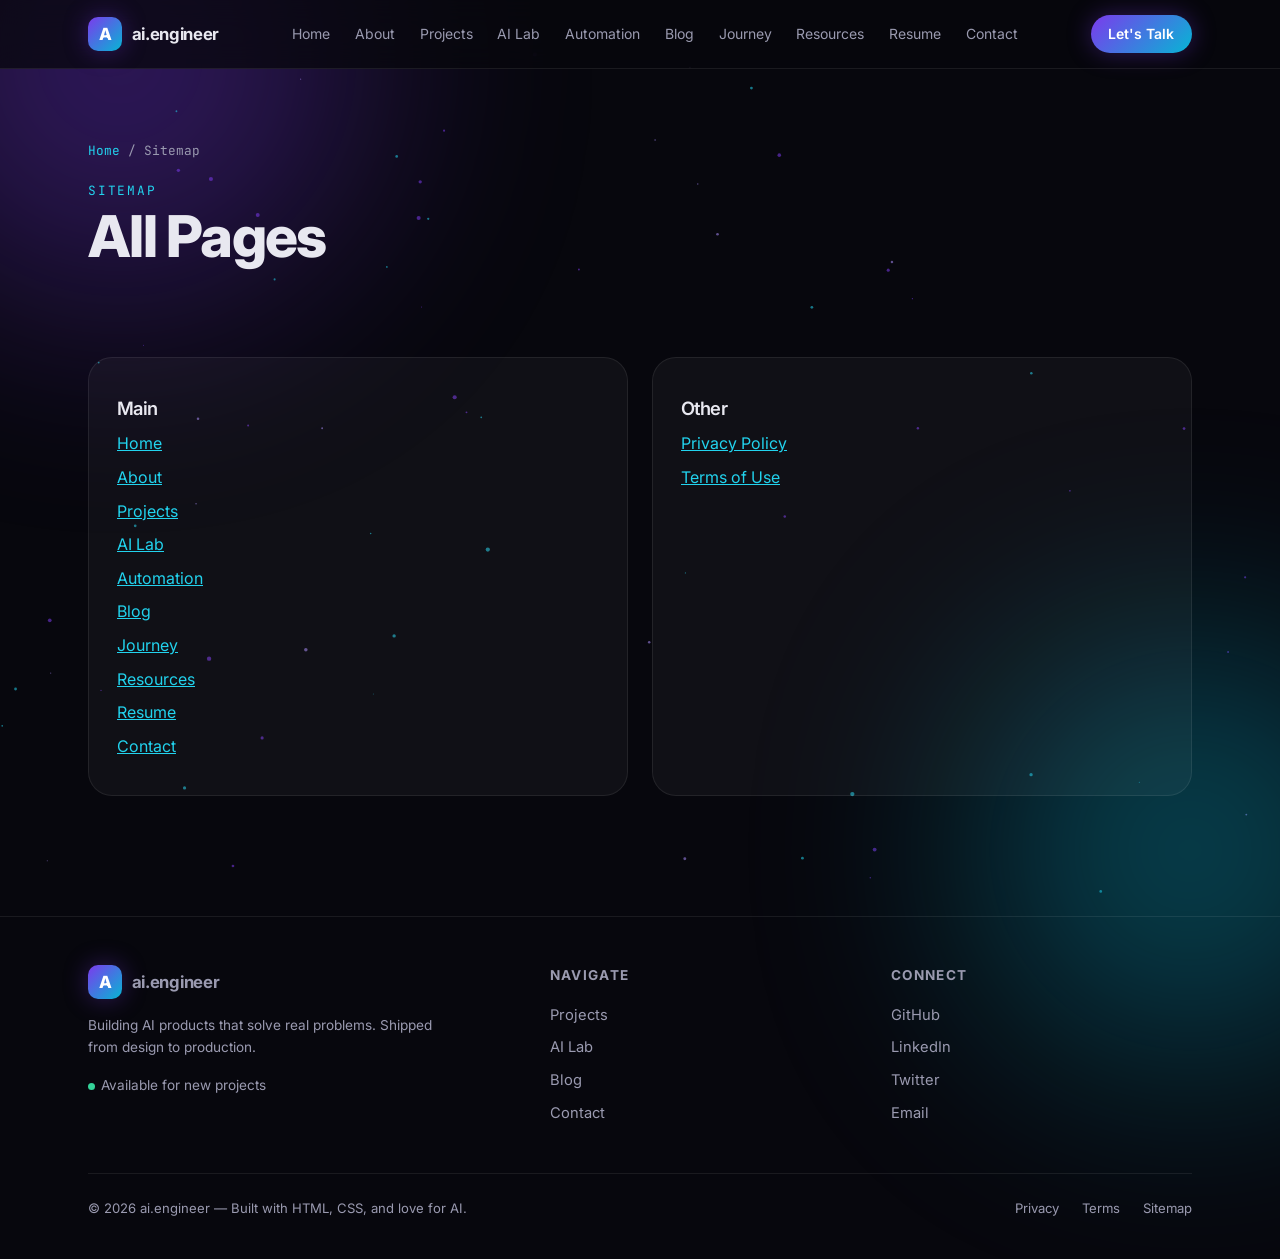
<file: sitemap.html>
<!DOCTYPE html>
<html lang="en">
<head>
  <meta charset="UTF-8" />
  <meta name="viewport" content="width=device-width, initial-scale=1" />
  <title>Sitemap | ai.engineer</title>
  <meta name="description" content="Sitemap for ai.engineer." />
  <link rel="icon" href="favicon.svg" type="image/svg+xml" />
  <link rel="preconnect" href="https://fonts.googleapis.com" />
  <link rel="preconnect" href="https://fonts.gstatic.com" crossorigin />
  <link href="https://fonts.googleapis.com/css2?family=Inter:wght@300;400;500;600;700;800;900&family=JetBrains+Mono:wght@400;500;600&display=swap" rel="stylesheet" />
  <link rel="stylesheet" href="assets/css/styles.css" />
</head>
<body>
  <canvas id="particles" aria-hidden="true"></canvas>

  <header class="site-header">
    <div class="nav-wrap">
      <a class="brand" href="index.html">
        <span class="brand-badge">A</span>
        <span>ai.engineer</span>
      </a>
      <nav aria-label="Main navigation">
        <ul class="nav-links">
          <li><a href="index.html">Home</a></li>
          <li><a href="about.html">About</a></li>
          <li><a href="projects.html">Projects</a></li>
          <li><a href="ai-lab.html">AI Lab</a></li>
          <li><a href="automation.html">Automation</a></li>
          <li><a href="blog.html">Blog</a></li>
          <li><a href="journey.html">Journey</a></li>
          <li><a href="resources.html">Resources</a></li>
          <li><a href="resume.html">Resume</a></li>
          <li><a href="contact.html">Contact</a></li>
        </ul>
      </nav>
      <div class="nav-cta-wrap"><a class="nav-cta" href="contact.html">Let's Talk</a></div>
      <button class="nav-toggle" aria-label="Toggle menu">&#9776;</button>
    </div>
  </header>

  <nav class="mobile-menu" aria-label="Mobile navigation">
    <a href="index.html">Home</a>
    <a href="about.html">About</a>
    <a href="projects.html">Projects</a>
    <a href="ai-lab.html">AI Lab</a>
    <a href="automation.html">Automation</a>
    <a href="blog.html">Blog</a>
    <a href="journey.html">Journey</a>
    <a href="resources.html">Resources</a>
    <a href="resume.html">Resume</a>
    <a href="contact.html">Contact</a>
  </nav>

  <main>
    <div class="page-head">
      <div class="container">
        <p class="breadcrumb"><a href="index.html">Home</a> / Sitemap</p>
        <span class="section-label">Sitemap</span>
        <h1>All Pages</h1>
      </div>
    </div>
    <section>
      <div class="container">
        <div class="grid-2">
          <div class="card">
            <h3>Main</h3>
            <ul style="list-style:none;margin-top:0.75rem">
              <li style="margin-bottom:0.5rem"><a href="index.html" style="color:var(--accent)">Home</a></li>
              <li style="margin-bottom:0.5rem"><a href="about.html" style="color:var(--accent)">About</a></li>
              <li style="margin-bottom:0.5rem"><a href="projects.html" style="color:var(--accent)">Projects</a></li>
              <li style="margin-bottom:0.5rem"><a href="ai-lab.html" style="color:var(--accent)">AI Lab</a></li>
              <li style="margin-bottom:0.5rem"><a href="automation.html" style="color:var(--accent)">Automation</a></li>
              <li style="margin-bottom:0.5rem"><a href="blog.html" style="color:var(--accent)">Blog</a></li>
              <li style="margin-bottom:0.5rem"><a href="journey.html" style="color:var(--accent)">Journey</a></li>
              <li style="margin-bottom:0.5rem"><a href="resources.html" style="color:var(--accent)">Resources</a></li>
              <li style="margin-bottom:0.5rem"><a href="resume.html" style="color:var(--accent)">Resume</a></li>
              <li style="margin-bottom:0.5rem"><a href="contact.html" style="color:var(--accent)">Contact</a></li>
            </ul>
          </div>
          <div class="card">
            <h3>Other</h3>
            <ul style="list-style:none;margin-top:0.75rem">
              <li style="margin-bottom:0.5rem"><a href="privacy.html" style="color:var(--accent)">Privacy Policy</a></li>
              <li style="margin-bottom:0.5rem"><a href="terms.html" style="color:var(--accent)">Terms of Use</a></li>
            </ul>
          </div>
        </div>
      </div>
    </section>
  </main>

  <footer class="site-footer">
    <div class="container">
      <div class="footer-grid">
        <div>
          <a class="brand" href="index.html"><span class="brand-badge">A</span><span>ai.engineer</span></a>
          <p class="footer-note" style="margin-top:1rem">Building AI products that solve real problems. Shipped from design to production.</p>
          <p class="footer-note"><span class="dot" style="display:inline-block;margin-right:0.4rem"></span>Available for new projects</p>
        </div>
        <div>
          <h4>Navigate</h4>
          <ul>
            <li><a href="projects.html">Projects</a></li>
            <li><a href="ai-lab.html">AI Lab</a></li>
            <li><a href="blog.html">Blog</a></li>
            <li><a href="contact.html">Contact</a></li>
          </ul>
        </div>
        <div>
          <h4>Connect</h4>
          <ul>
            <li><a href="https://github.com/Srinuravuri" target="_blank" rel="noopener">GitHub</a></li>
            <li><a href="https://www.linkedin.com/in/srinu-ravuri-84722b290" target="_blank" rel="noopener">LinkedIn</a></li>
            <li><a href="https://x.com/srinuravuri" target="_blank" rel="noopener">Twitter</a></li>
            <li><a href="mailto:ravurisrinu989@gmail.com">Email</a></li>
          </ul>
        </div>
      </div>
      <div class="footer-bottom">
        <span>&copy; <span data-year>2026</span> ai.engineer — Built with HTML, CSS, and love for AI.</span>
        <span class="footer-bottom-links">
          <a href="privacy.html">Privacy</a>
          <a href="terms.html">Terms</a>
          <a href="sitemap.html">Sitemap</a>
        </span>
      </div>
    </div>
  </footer>

  <script src="assets/js/data.js"></script>
  <script src="assets/js/main.js"></script>
</body>
</html>
</file>
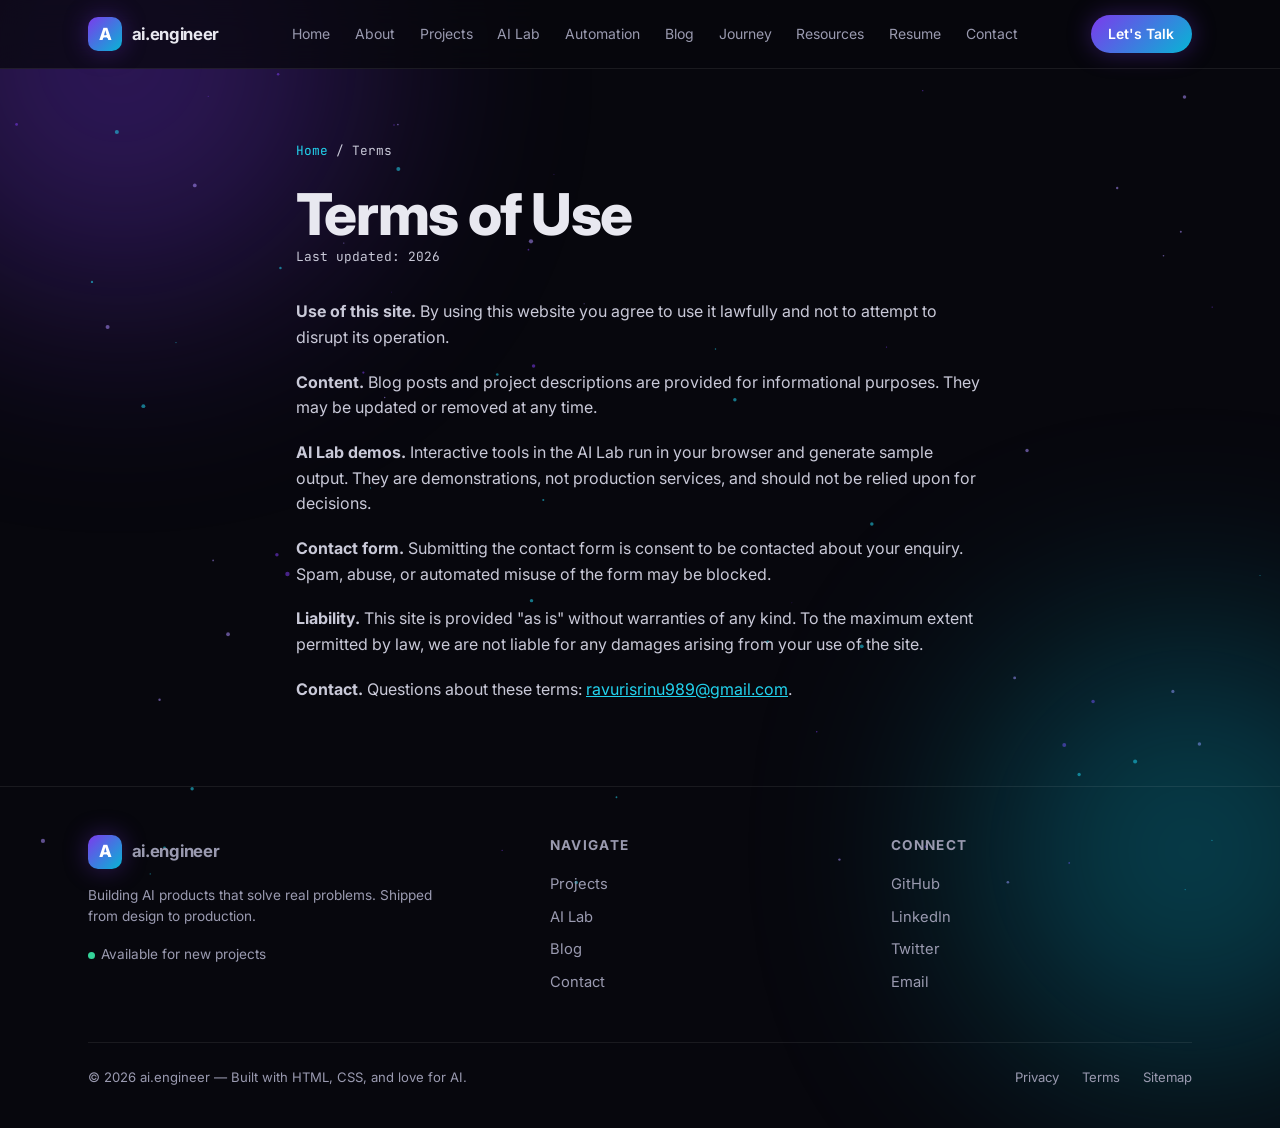
<file: terms.html>
<!DOCTYPE html>
<html lang="en">
<head>
  <meta charset="UTF-8" />
  <meta name="viewport" content="width=device-width, initial-scale=1" />
  <title>Terms of Use | ai.engineer</title>
  <meta name="description" content="Terms of use for ai.engineer." />
  <link rel="icon" href="favicon.svg" type="image/svg+xml" />
  <link rel="preconnect" href="https://fonts.googleapis.com" />
  <link rel="preconnect" href="https://fonts.gstatic.com" crossorigin />
  <link href="https://fonts.googleapis.com/css2?family=Inter:wght@300;400;500;600;700;800;900&family=JetBrains+Mono:wght@400;500;600&display=swap" rel="stylesheet" />
  <link rel="stylesheet" href="assets/css/styles.css" />
</head>
<body>
  <canvas id="particles" aria-hidden="true"></canvas>

  <header class="site-header">
    <div class="nav-wrap">
      <a class="brand" href="index.html">
        <span class="brand-badge">A</span>
        <span>ai.engineer</span>
      </a>
      <nav aria-label="Main navigation">
        <ul class="nav-links">
          <li><a href="index.html">Home</a></li>
          <li><a href="about.html">About</a></li>
          <li><a href="projects.html">Projects</a></li>
          <li><a href="ai-lab.html">AI Lab</a></li>
          <li><a href="automation.html">Automation</a></li>
          <li><a href="blog.html">Blog</a></li>
          <li><a href="journey.html">Journey</a></li>
          <li><a href="resources.html">Resources</a></li>
          <li><a href="resume.html">Resume</a></li>
          <li><a href="contact.html">Contact</a></li>
        </ul>
      </nav>
      <div class="nav-cta-wrap"><a class="nav-cta" href="contact.html">Let's Talk</a></div>
      <button class="nav-toggle" aria-label="Toggle menu">&#9776;</button>
    </div>
  </header>

  <nav class="mobile-menu" aria-label="Mobile navigation">
    <a href="index.html">Home</a>
    <a href="about.html">About</a>
    <a href="projects.html">Projects</a>
    <a href="ai-lab.html">AI Lab</a>
    <a href="automation.html">Automation</a>
    <a href="blog.html">Blog</a>
    <a href="journey.html">Journey</a>
    <a href="resources.html">Resources</a>
    <a href="resume.html">Resume</a>
    <a href="contact.html">Contact</a>
  </nav>

  <main>
    <div class="page-head">
      <div class="container article-body">
        <p class="breadcrumb"><a href="index.html">Home</a> / Terms</p>
        <h1>Terms of Use</h1>
        <p class="post-meta">Last updated: 2026</p>
        <div style="margin-top:2rem">
          <p><strong>Use of this site.</strong> By using this website you agree to use it lawfully and not to attempt to disrupt its operation.</p>
          <p><strong>Content.</strong> Blog posts and project descriptions are provided for informational purposes. They may be updated or removed at any time.</p>
          <p><strong>AI Lab demos.</strong> Interactive tools in the AI Lab run in your browser and generate sample output. They are demonstrations, not production services, and should not be relied upon for decisions.</p>
          <p><strong>Contact form.</strong> Submitting the contact form is consent to be contacted about your enquiry. Spam, abuse, or automated misuse of the form may be blocked.</p>
          <p><strong>Liability.</strong> This site is provided "as is" without warranties of any kind. To the maximum extent permitted by law, we are not liable for any damages arising from your use of the site.</p>
          <p><strong>Contact.</strong> Questions about these terms: <a href="mailto:ravurisrinu989@gmail.com" style="color:var(--accent)">ravurisrinu989@gmail.com</a>.</p>
        </div>
      </div>
    </div>
  </main>

  <footer class="site-footer">
    <div class="container">
      <div class="footer-grid">
        <div>
          <a class="brand" href="index.html"><span class="brand-badge">A</span><span>ai.engineer</span></a>
          <p class="footer-note" style="margin-top:1rem">Building AI products that solve real problems. Shipped from design to production.</p>
          <p class="footer-note"><span class="dot" style="display:inline-block;margin-right:0.4rem"></span>Available for new projects</p>
        </div>
        <div>
          <h4>Navigate</h4>
          <ul>
            <li><a href="projects.html">Projects</a></li>
            <li><a href="ai-lab.html">AI Lab</a></li>
            <li><a href="blog.html">Blog</a></li>
            <li><a href="contact.html">Contact</a></li>
          </ul>
        </div>
        <div>
          <h4>Connect</h4>
          <ul>
            <li><a href="https://github.com/Srinuravuri" target="_blank" rel="noopener">GitHub</a></li>
            <li><a href="https://www.linkedin.com/in/srinu-ravuri-84722b290" target="_blank" rel="noopener">LinkedIn</a></li>
            <li><a href="https://x.com/srinuravuri" target="_blank" rel="noopener">Twitter</a></li>
            <li><a href="mailto:ravurisrinu989@gmail.com">Email</a></li>
          </ul>
        </div>
      </div>
      <div class="footer-bottom">
        <span>&copy; <span data-year>2026</span> ai.engineer — Built with HTML, CSS, and love for AI.</span>
        <span class="footer-bottom-links">
          <a href="privacy.html">Privacy</a>
          <a href="terms.html">Terms</a>
          <a href="sitemap.html">Sitemap</a>
        </span>
      </div>
    </div>
  </footer>

  <script src="assets/js/data.js"></script>
  <script src="assets/js/main.js"></script>
</body>
</html>
</file>
<file: assets/css/styles.css>
/* ============================================================
   ai.engineer — portfolio styles
   Dark glass theme, gradient brand, glow buttons
   ============================================================ */

:root {
  --bg: #07070d;
  --bg-soft: #0c0c16;
  --card: rgba(255, 255, 255, 0.04);
  --card-hover: rgba(255, 255, 255, 0.07);
  --border: rgba(255, 255, 255, 0.08);
  --border-hover: rgba(255, 255, 255, 0.16);
  --text: #e8e8f0;
  --muted: #9a9ab0;
  --accent: #22d3ee;
  --brand: #a78bfa;
  --green: #34d399;
  --red: #f87171;
  --gradient: linear-gradient(135deg, #7c3aed 0%, #06b6d4 100%);
  --shadow-glow: 0 0 24px rgba(124, 58, 237, 0.35);
  --font-sans: "Inter", -apple-system, BlinkMacSystemFont, "Segoe UI", sans-serif;
  --font-mono: "JetBrains Mono", ui-monospace, "Cascadia Code", monospace;
  --maxw: 72rem;
  --radius: 1.5rem;
}

* { margin: 0; padding: 0; box-sizing: border-box; }

html { scroll-behavior: smooth; }

body {
  background: var(--bg);
  color: var(--text);
  font-family: var(--font-sans);
  line-height: 1.6;
  -webkit-font-smoothing: antialiased;
  overflow-x: hidden;
}

/* Animated particle background */
#particles {
  position: fixed;
  inset: 0;
  z-index: 0;
  pointer-events: none;
}

/* Background glow blobs */
body::before,
body::after {
  content: "";
  position: fixed;
  z-index: 0;
  border-radius: 50%;
  filter: blur(120px);
  opacity: 0.35;
  pointer-events: none;
}
body::before {
  width: 480px; height: 480px;
  background: #7c3aed;
  top: -180px; left: -120px;
}
body::after {
  width: 420px; height: 420px;
  background: #06b6d4;
  bottom: -160px; right: -120px;
}

.container {
  position: relative;
  z-index: 1;
  max-width: var(--maxw);
  margin: 0 auto;
  padding: 0 1.5rem;
}

/* ---------- Header / Nav ---------- */
.site-header {
  position: sticky;
  top: 0;
  z-index: 50;
  background: rgba(7, 7, 13, 0.75);
  backdrop-filter: blur(14px);
  border-bottom: 1px solid var(--border);
}
.nav-wrap {
  max-width: var(--maxw);
  margin: 0 auto;
  padding: 0 1.5rem;
  display: flex;
  align-items: center;
  justify-content: space-between;
  height: 68px;
  gap: 1rem;
}
.brand {
  display: flex;
  align-items: center;
  gap: 0.6rem;
  text-decoration: none;
  color: var(--text);
  font-weight: 700;
  letter-spacing: -0.02em;
}
.brand-badge {
  width: 34px; height: 34px;
  border-radius: 10px;
  background: var(--gradient);
  display: grid;
  place-items: center;
  font-weight: 800;
  color: #fff;
  box-shadow: var(--shadow-glow);
}
.brand span { font-size: 1.05rem; }
.nav-links {
  display: flex;
  align-items: center;
  gap: 0.15rem;
  list-style: none;
}
.nav-links a {
  display: block;
  padding: 0.5rem 0.7rem;
  font-size: 0.875rem;
  color: var(--muted);
  text-decoration: none;
  border-radius: 0.6rem;
  transition: color 0.15s, background 0.15s;
  white-space: nowrap;
}
.nav-links a:hover { color: var(--text); background: var(--card); }
.nav-links a.active { color: var(--accent); }

.nav-cta {
  display: inline-flex;
  align-items: center;
  gap: 0.4rem;
  padding: 0.5rem 1.1rem;
  border-radius: 999px;
  background: var(--gradient);
  color: #fff;
  font-weight: 600;
  font-size: 0.875rem;
  text-decoration: none;
  box-shadow: var(--shadow-glow);
  transition: transform 0.15s, box-shadow 0.15s;
  white-space: nowrap;
}
.nav-cta:hover { transform: translateY(-1px); box-shadow: 0 0 32px rgba(124, 58, 237, 0.5); }

/* Mobile hamburger */
.nav-toggle {
  display: none;
  background: none;
  border: 1px solid var(--border);
  border-radius: 0.6rem;
  color: var(--text);
  width: 42px; height: 42px;
  cursor: pointer;
  font-size: 1.1rem;
}
.mobile-menu {
  display: none;
  position: fixed;
  top: 68px;
  left: 0; right: 0;
  z-index: 49;
  background: rgba(7, 7, 13, 0.97);
  border-bottom: 1px solid var(--border);
  padding: 0.75rem 1.5rem 1.25rem;
}
.mobile-menu.open { display: block; }
.mobile-menu a {
  display: block;
  padding: 0.75rem 0.5rem;
  color: var(--muted);
  text-decoration: none;
  border-radius: 0.6rem;
  font-size: 0.95rem;
}
.mobile-menu a:hover, .mobile-menu a.active { color: var(--accent); background: var(--card); }

/* ---------- Buttons ---------- */
.btn {
  display: inline-flex;
  align-items: center;
  justify-content: center;
  gap: 0.5rem;
  padding: 0.8rem 1.6rem;
  border-radius: 999px;
  font-weight: 600;
  font-size: 0.95rem;
  text-decoration: none;
  border: none;
  cursor: pointer;
  transition: transform 0.15s, box-shadow 0.15s, background 0.15s;
  font-family: var(--font-sans);
}
.btn-primary {
  background: var(--gradient);
  color: #fff;
  box-shadow: var(--shadow-glow);
}
.btn-primary:hover { transform: translateY(-2px); box-shadow: 0 0 36px rgba(124, 58, 237, 0.55); }
.btn-ghost {
  background: transparent;
  color: var(--text);
  border: 1px solid var(--border-hover);
}
.btn-ghost:hover { border-color: var(--accent); color: var(--accent); }
.btn:disabled { opacity: 0.6; cursor: not-allowed; transform: none; }

/* ---------- Sections / headings ---------- */
section { padding: 4.5rem 0; }
.section-label {
  font-family: var(--font-mono);
  font-size: 0.8rem;
  color: var(--accent);
  text-transform: uppercase;
  letter-spacing: 0.14em;
  margin-bottom: 0.75rem;
}
h1, h2, h3 { letter-spacing: -0.03em; line-height: 1.15; }
h1 { font-size: clamp(2.4rem, 5vw, 3.6rem); font-weight: 800; }
h2 { font-size: clamp(1.7rem, 3vw, 2.3rem); font-weight: 700; margin-bottom: 0.5rem; }
h3 { font-size: 1.15rem; font-weight: 600; margin-bottom: 0.4rem; }
.lead { color: var(--muted); font-size: 1.1rem; max-width: 42rem; }
.sub { color: var(--muted); }

/* ---------- Cards ---------- */
.card {
  background: var(--card);
  border: 1px solid var(--border);
  border-radius: var(--radius);
  padding: 1.75rem;
  transition: border-color 0.2s, transform 0.2s, background 0.2s;
}
.card:hover { border-color: var(--border-hover); background: var(--card-hover); transform: translateY(-3px); }
.card h3 { margin-top: 0.75rem; }
.card p { color: var(--muted); font-size: 0.95rem; }
.card .metric {
  font-family: var(--font-mono);
  font-size: 0.85rem;
  color: var(--green);
  font-weight: 600;
}
.card-link { text-decoration: none; color: inherit; display: block; }

.grid-2 { display: grid; grid-template-columns: repeat(2, 1fr); gap: 1.5rem; }
.grid-3 { display: grid; grid-template-columns: repeat(3, 1fr); gap: 1.5rem; }
.grid-4 { display: grid; grid-template-columns: repeat(4, 1fr); gap: 1.5rem; }
@media (max-width: 960px) { .grid-3, .grid-4 { grid-template-columns: repeat(2, 1fr); } }
@media (max-width: 620px) { .grid-2, .grid-3, .grid-4 { grid-template-columns: 1fr; } }

/* Tags / chips */
.tag {
  display: inline-block;
  font-family: var(--font-mono);
  font-size: 0.72rem;
  color: var(--accent);
  border: 1px solid rgba(34, 211, 238, 0.35);
  background: rgba(34, 211, 238, 0.08);
  padding: 0.2rem 0.6rem;
  border-radius: 999px;
  margin: 0.25rem 0.25rem 0 0;
}
.tag-row { margin-top: 1rem; display: flex; flex-wrap: wrap; }

/* ---------- Hero ---------- */
.hero { padding: 6rem 0 4rem; }
.hero-badge {
  display: inline-flex;
  align-items: center;
  gap: 0.5rem;
  font-size: 0.8rem;
  color: var(--accent);
  border: 1px solid rgba(34, 211, 238, 0.3);
  background: rgba(34, 211, 238, 0.07);
  padding: 0.4rem 0.9rem;
  border-radius: 999px;
  margin-bottom: 1.5rem;
}
.dot { width: 7px; height: 7px; border-radius: 50%; background: var(--green); animation: pulse 2s infinite; }
@keyframes pulse { 0%,100% { opacity: 1; } 50% { opacity: 0.35; } }
.hero p.lead { margin: 1.25rem 0 2rem; }
.hero-actions { display: flex; gap: 1rem; flex-wrap: wrap; }

/* Stats */
.stats { display: grid; grid-template-columns: repeat(4, 1fr); gap: 1.5rem; margin-top: 4rem; }
@media (max-width: 760px) { .stats { grid-template-columns: repeat(2, 1fr); } }
.stat h3 { font-size: 2rem; font-weight: 800; color: var(--text); }
.stat p { color: var(--muted); font-size: 0.85rem; }

/* ---------- Timeline ---------- */
.timeline { position: relative; padding-left: 1.75rem; }
.timeline::before {
  content: "";
  position: absolute;
  left: 6px; top: 4px; bottom: 4px;
  width: 2px;
  background: linear-gradient(180deg, var(--brand), var(--accent));
  opacity: 0.5;
}
.timeline-item { position: relative; padding-bottom: 2.25rem; }
.timeline-item::before {
  content: "";
  position: absolute;
  left: -1.72rem; top: 6px;
  width: 11px; height: 11px;
  border-radius: 50%;
  background: var(--gradient);
  box-shadow: 0 0 12px rgba(124, 58, 237, 0.7);
}
.timeline-year {
  font-family: var(--font-mono);
  color: var(--accent);
  font-size: 0.85rem;
  font-weight: 600;
}
.timeline-item h3 { margin: 0.15rem 0; }
.timeline-item p { color: var(--muted); font-size: 0.95rem; }

/* ---------- Forms ---------- */
.form-group { margin-bottom: 1.25rem; }
.form-group label {
  display: block;
  font-size: 0.85rem;
  color: var(--muted);
  margin-bottom: 0.4rem;
}
.form-group input,
.form-group textarea {
  width: 100%;
  background: rgba(0, 0, 0, 0.35);
  border: 1px solid var(--border);
  border-radius: 0.8rem;
  padding: 0.85rem 1rem;
  color: var(--text);
  font-family: var(--font-sans);
  font-size: 0.95rem;
  outline: none;
  transition: border-color 0.15s;
}
.form-group input:focus,
.form-group textarea:focus { border-color: var(--accent); }
.form-group textarea { resize: vertical; min-height: 130px; }

.segmented { display: flex; flex-wrap: wrap; gap: 0.6rem; margin-bottom: 1.5rem; }
.segmented button {
  background: transparent;
  border: 1px solid var(--border);
  color: var(--muted);
  padding: 0.5rem 1.2rem;
  border-radius: 999px;
  font-size: 0.875rem;
  cursor: pointer;
  font-family: var(--font-sans);
  transition: all 0.15s;
}
.segmented button.active {
  background: var(--gradient);
  color: #fff;
  border-color: transparent;
  box-shadow: var(--shadow-glow);
}

.alert {
  padding: 0.9rem 1.1rem;
  border-radius: 0.8rem;
  font-size: 0.9rem;
  margin-bottom: 1.25rem;
  display: none;
}
.alert.show { display: block; }
.alert-success { border: 1px solid rgba(52, 211, 153, 0.35); background: rgba(52, 211, 153, 0.1); color: var(--green); }
.alert-error { border: 1px solid rgba(248, 113, 113, 0.35); background: rgba(248, 113, 113, 0.1); color: var(--red); }

/* ---------- Chat (AI Lab) ---------- */
.chat-box {
  background: rgba(0, 0, 0, 0.3);
  border: 1px solid var(--border);
  border-radius: var(--radius);
  padding: 1.5rem;
  height: 380px;
  overflow-y: auto;
  display: flex;
  flex-direction: column;
  gap: 0.9rem;
  margin-bottom: 1rem;
}
.msg {
  max-width: 78%;
  padding: 0.7rem 1rem;
  border-radius: 1rem;
  font-size: 0.92rem;
  line-height: 1.5;
  white-space: pre-wrap;
}
.msg.bot { align-self: flex-start; background: var(--card); border: 1px solid var(--border); color: var(--text); }
.msg.user { align-self: flex-end; background: var(--gradient); color: #fff; }
.chat-input-row { display: flex; gap: 0.6rem; }
.chat-input-row input {
  flex: 1;
  background: rgba(0, 0, 0, 0.35);
  border: 1px solid var(--border);
  border-radius: 999px;
  padding: 0.8rem 1.2rem;
  color: var(--text);
  font-size: 0.95rem;
  outline: none;
}
.chat-input-row input:focus { border-color: var(--accent); }
.chat-quick { display: flex; flex-wrap: wrap; gap: 0.5rem; margin-top: 0.8rem; }
.chat-quick button {
  background: var(--card);
  border: 1px solid var(--border);
  color: var(--muted);
  font-size: 0.8rem;
  padding: 0.4rem 0.9rem;
  border-radius: 999px;
  cursor: pointer;
  font-family: var(--font-sans);
}
.chat-quick button:hover { color: var(--accent); border-color: var(--accent); }
.demo-note {
  font-family: var(--font-mono);
  font-size: 0.78rem;
  color: var(--muted);
  display: inline-flex;
  align-items: center;
  gap: 0.4rem;
  margin-bottom: 1rem;
}

/* Tool output */
.tool-output {
  background: rgba(0, 0, 0, 0.3);
  border: 1px solid var(--border);
  border-radius: 0.9rem;
  padding: 1.2rem;
  min-height: 140px;
  white-space: pre-wrap;
  color: var(--text);
  font-size: 0.95rem;
}

/* ---------- Footer ---------- */
.site-footer {
  border-top: 1px solid var(--border);
  margin-top: 3rem;
  padding: 3rem 0 2.5rem;
  position: relative;
  z-index: 1;
}
.footer-grid { display: grid; grid-template-columns: 1.4fr 1fr 1fr; gap: 2.5rem; }
@media (max-width: 760px) { .footer-grid { grid-template-columns: 1fr; } }
.footer-grid h4 { font-size: 0.85rem; text-transform: uppercase; letter-spacing: 0.1em; color: var(--muted); margin-bottom: 0.9rem; }
.footer-grid ul { list-style: none; }
.footer-grid li { margin-bottom: 0.45rem; }
.footer-grid a { color: var(--muted); text-decoration: none; font-size: 0.92rem; }
.footer-grid a:hover { color: var(--accent); }
.footer-note { color: var(--muted); font-size: 0.85rem; max-width: 22rem; margin-bottom: 1rem; }
.footer-bottom {
  margin-top: 2.5rem;
  padding-top: 1.5rem;
  border-top: 1px solid var(--border);
  display: flex;
  justify-content: space-between;
  align-items: center;
  flex-wrap: wrap;
  gap: 1rem;
  color: var(--muted);
  font-size: 0.82rem;
}
.footer-bottom-links a { color: var(--muted); text-decoration: none; margin-left: 1.2rem; }
.footer-bottom-links a:hover { color: var(--accent); }

/* ---------- Page header ---------- */
.page-head { padding: 4.5rem 0 1rem; }
.breadcrumb { font-family: var(--font-mono); font-size: 0.8rem; color: var(--muted); margin-bottom: 1rem; }
.breadcrumb a { color: var(--accent); text-decoration: none; }

/* ---------- Blog ---------- */
.post-meta { font-family: var(--font-mono); font-size: 0.8rem; color: var(--muted); margin-bottom: 0.6rem; }
.article-body { max-width: 46rem; }
.article-body p { margin-bottom: 1.2rem; color: #c9c9d8; }
.article-body h3 { margin: 1.8rem 0 0.6rem; color: var(--text); }
.article-body code, .article-body pre {
  font-family: var(--font-mono);
  background: rgba(0,0,0,0.4);
  border: 1px solid var(--border);
  border-radius: 0.5rem;
  padding: 0.15rem 0.4rem;
  font-size: 0.85rem;
}
.article-body pre { padding: 1rem; overflow-x: auto; margin-bottom: 1.2rem; }
.article-body ul, .article-body ol { margin: 0 0 1.2rem 1.4rem; color: #c9c9d8; }
.article-body li { margin-bottom: 0.4rem; }

/* ---------- 404 ---------- */
.error-page { text-align: center; padding: 8rem 1.5rem; }
.error-page .code { font-family: var(--font-mono); font-size: 6rem; font-weight: 800; background: var(--gradient); -webkit-background-clip: text; background-clip: text; -webkit-text-fill-color: transparent; }

@media (max-width: 1024px) {
  .nav-links { display: none; }
  .nav-cta-wrap { display: none; }
  .nav-toggle { display: inline-flex; align-items: center; justify-content: center; }
}
</file>
